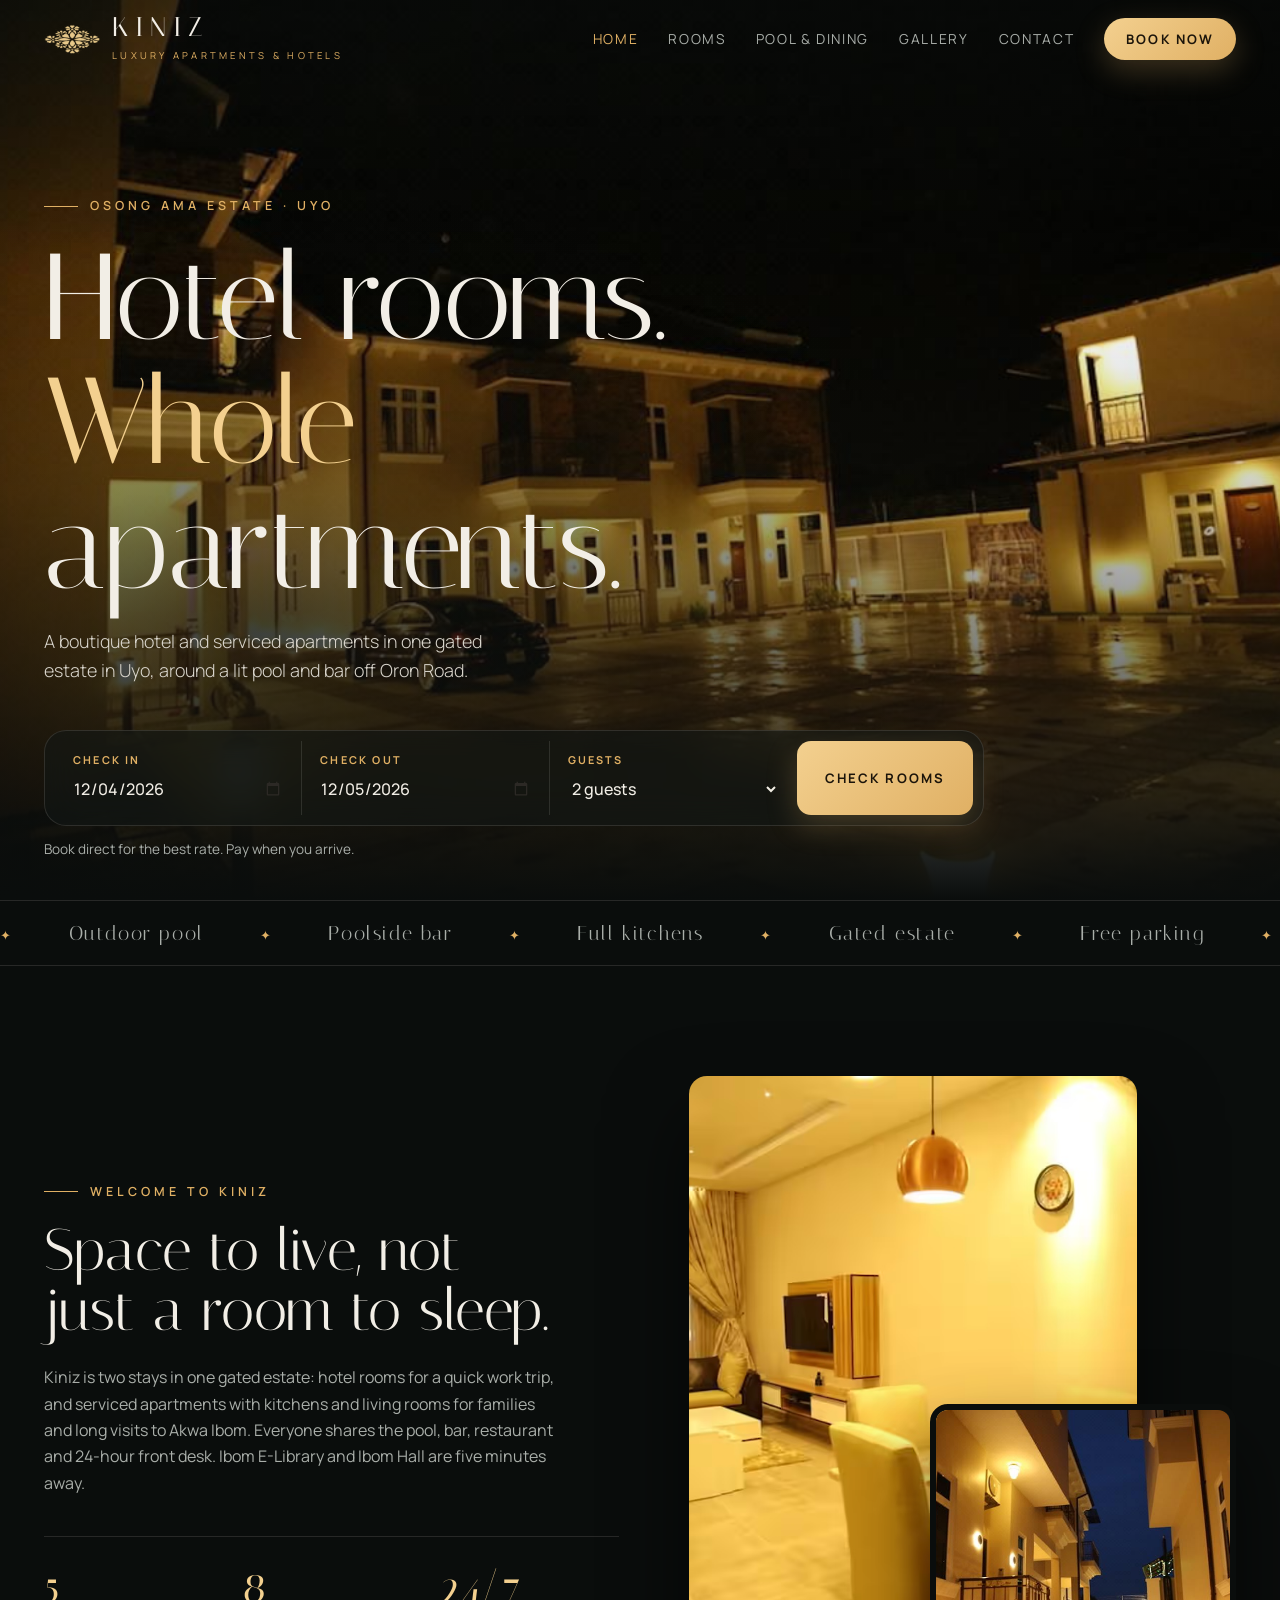
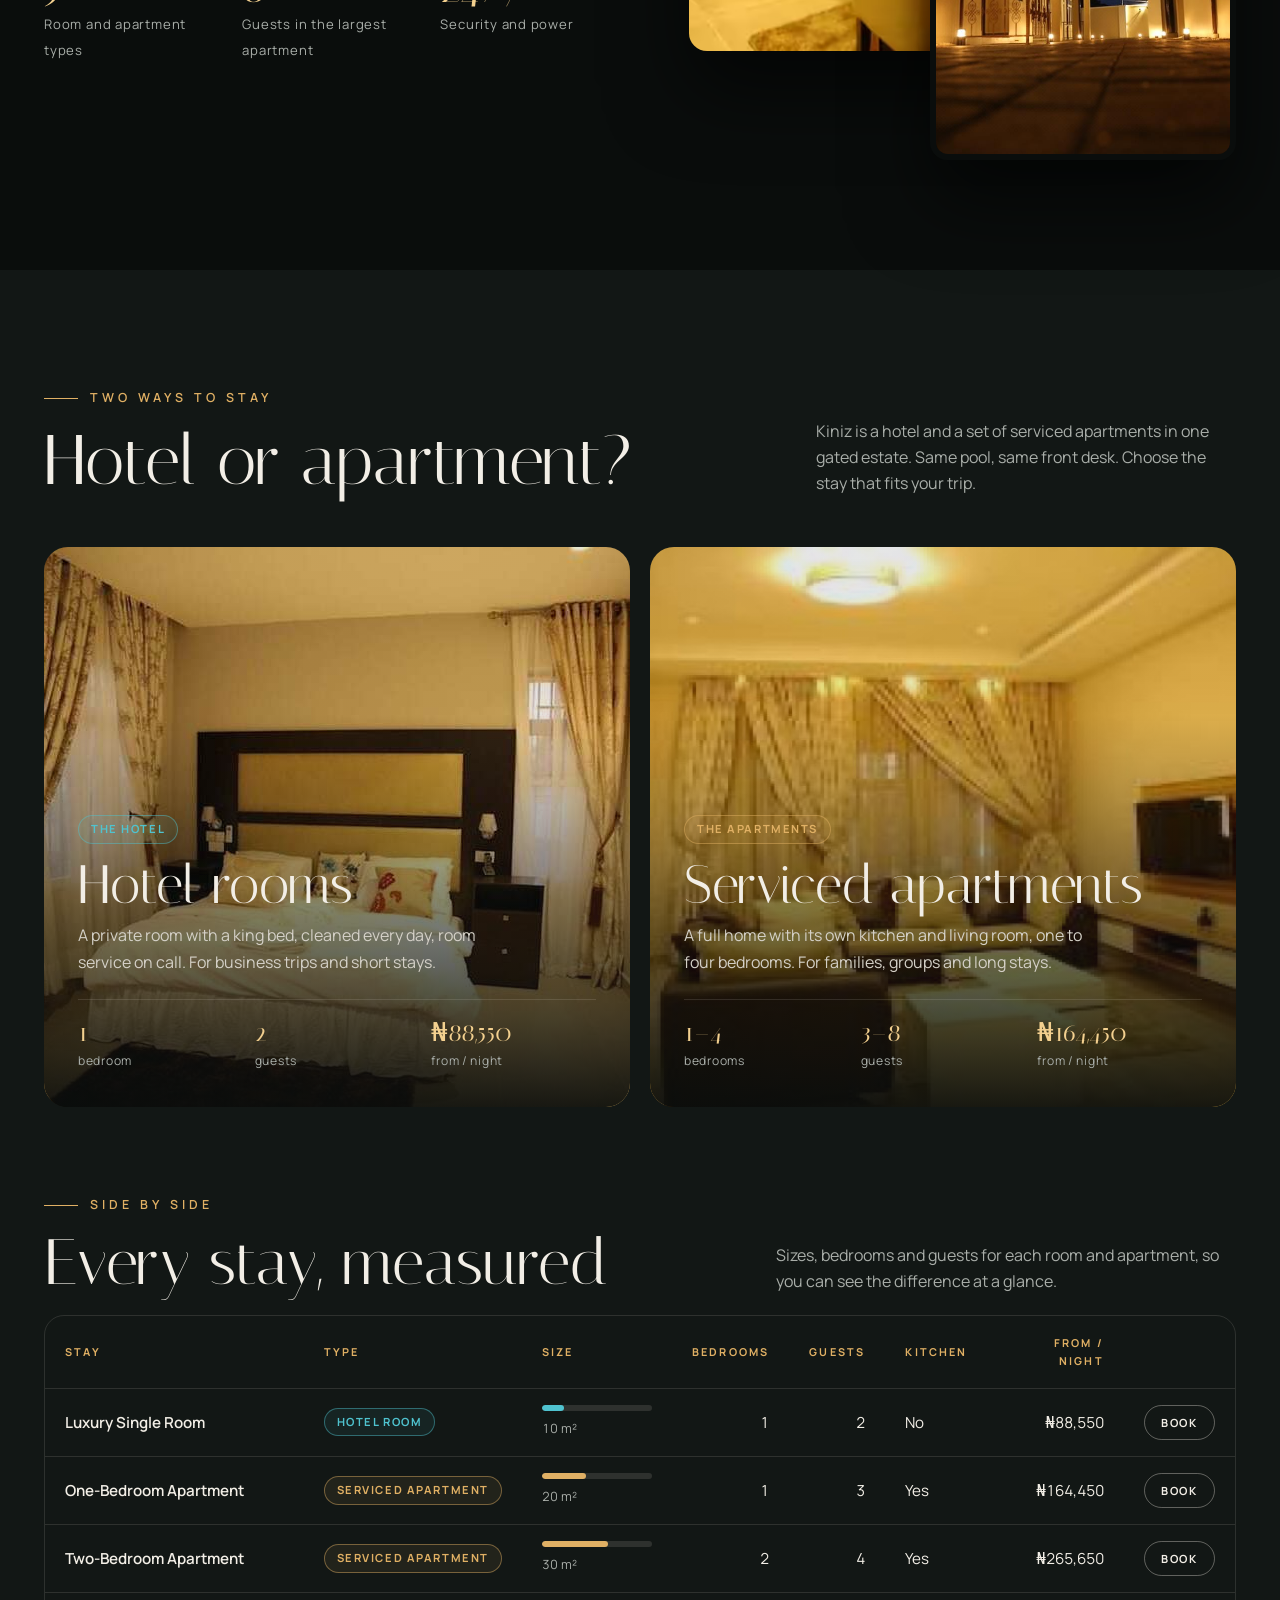
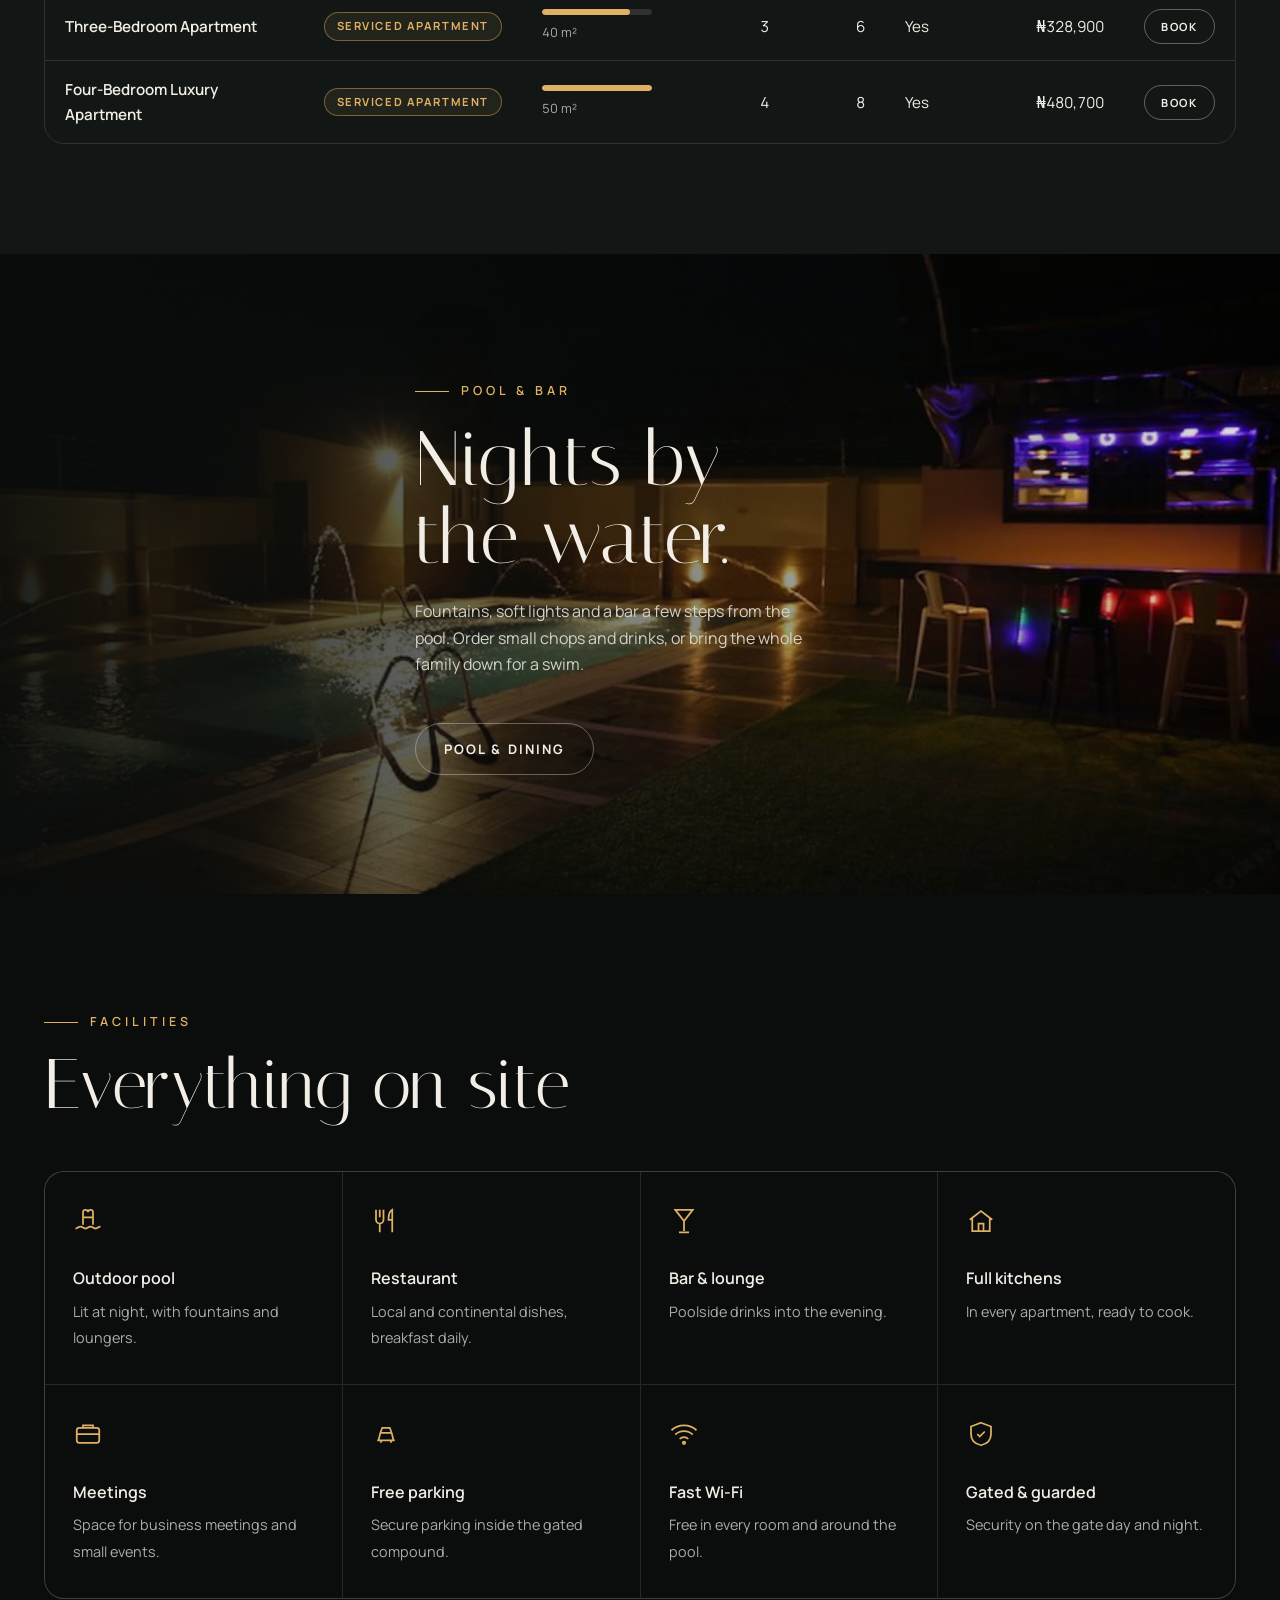
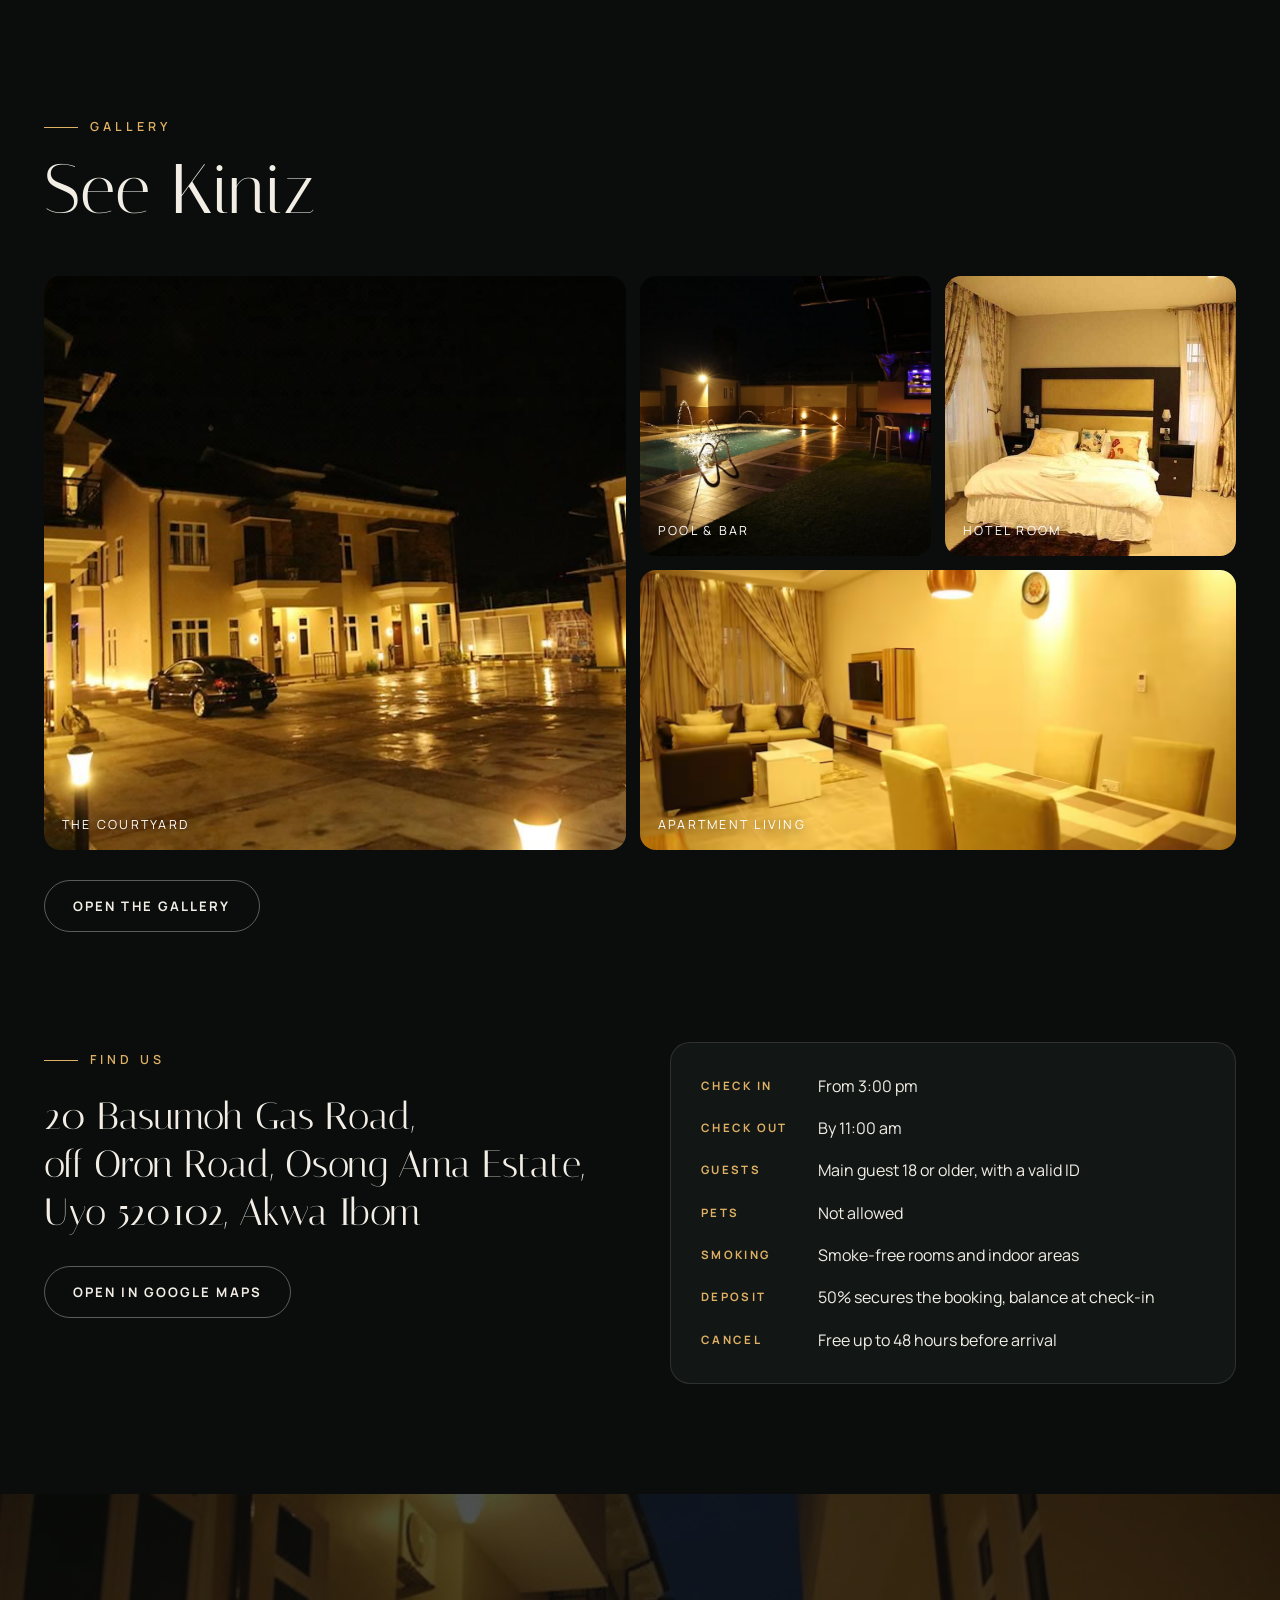
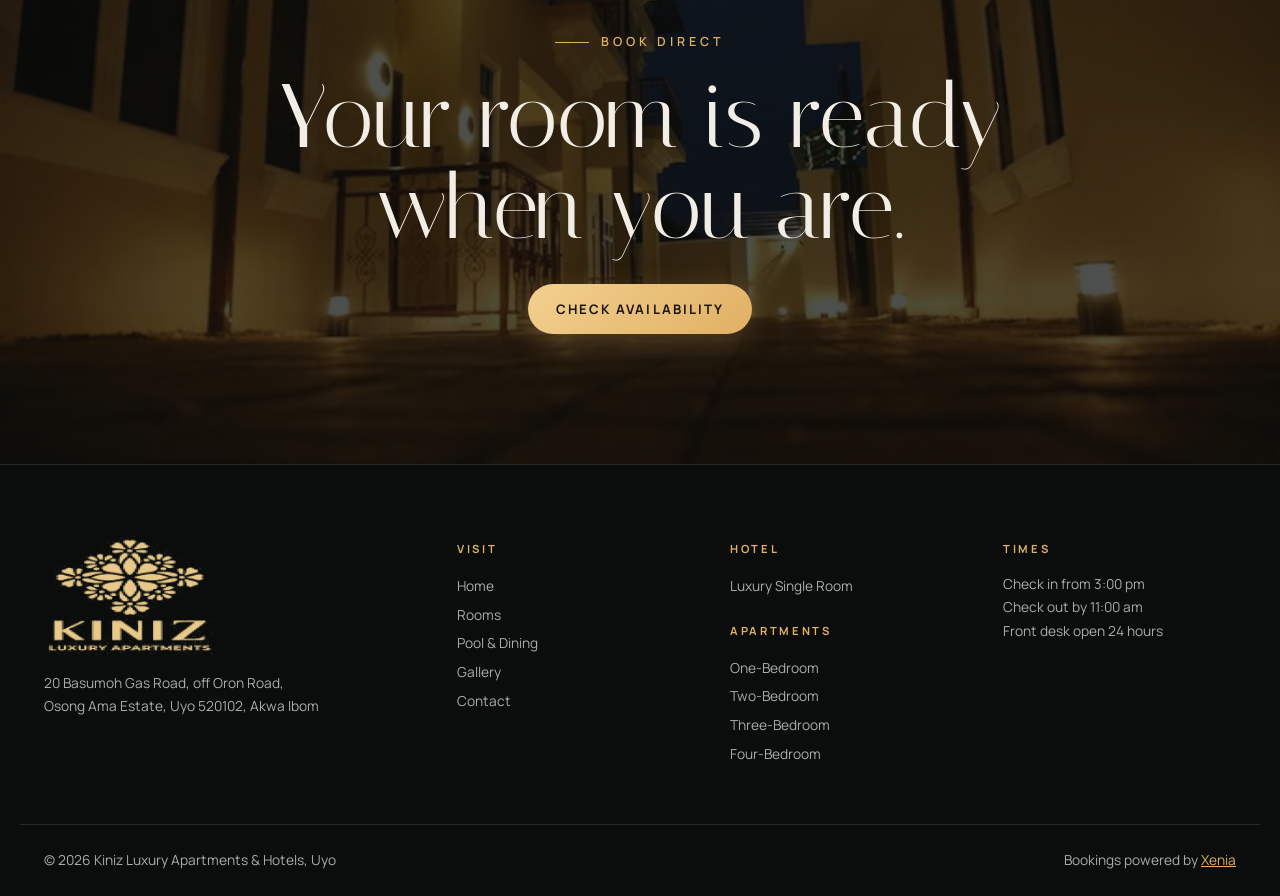
<file: index.html>
<!doctype html>
<html lang="en">
<head>
<meta charset="utf-8">
<meta name="viewport" content="width=device-width, initial-scale=1, viewport-fit=cover">
<title>Kiniz Luxury Apartments &amp; Hotels, Uyo</title>
<meta name="description" content="Luxury serviced apartments, a penthouse and rooms around a lit outdoor pool in Osong Ama Estate, Uyo. Book direct.">
<meta name="robots" content="noindex">
<link rel="preconnect" href="https://fonts.googleapis.com">
<link rel="preconnect" href="https://fonts.gstatic.com" crossorigin>
<link rel="stylesheet" href="https://fonts.googleapis.com/css2?family=Italiana&family=Manrope:wght@300;400;500;600;700&display=swap">
<link rel="stylesheet" href="assets/site.css">
</head>
<body data-page="home">

<main id="top">
  <section class="hero" style="padding:0">
    <div class="bg" role="img" aria-label="The Kiniz courtyard lit at night"></div>
    <div class="wrap hero-in">
      <span class="kicker reveal">Osong Ama Estate · Uyo</span>
      <h1 class="reveal d2">Hotel rooms. <em>Whole</em> apartments.</h1>
      <p class="reveal d3">A boutique hotel and serviced apartments in one gated estate in Uyo, around a lit pool and bar off Oron Road.</p>

      <form class="search reveal d4" id="f-search" novalidate>
        <div class="f"><label for="ci">Check in</label><input id="ci" type="date" required></div>
        <div class="f"><label for="co">Check out</label><input id="co" type="date" required></div>
        <div class="f"><label for="ad">Guests</label>
          <select id="ad"><option value="1">1 guest</option><option value="2" selected>2 guests</option><option value="3">3 guests</option><option value="4">4 guests</option><option value="5">5 guests</option><option value="6">6 guests</option><option value="7">7 guests</option><option value="8">8 guests</option></select>
        </div>
        <button class="btn" type="submit" id="go">Check rooms</button>
      </form>
      <div class="hint" id="m1">Book direct for the best rate. Pay when you arrive.</div>
    </div>
  </section>

  <div class="strip" aria-hidden="true"><div class="strip-in" id="strip"></div></div>

  <section id="about">
    <div class="wrap story">
      <div>
        <span class="kicker">Welcome to Kiniz</span>
        <h2>Space to live, not just a room to sleep.</h2>
        <p>Kiniz is two stays in one gated estate: hotel rooms for a quick work trip, and serviced apartments with kitchens and living rooms for families and long visits to Akwa Ibom. Everyone shares the pool, bar, restaurant and 24-hour front desk. Ibom E-Library and Ibom Hall are five minutes away.</p>
        <div class="nums">
          <div><b>5</b><span>Room and apartment types</span></div>
          <div><b>8</b><span>Guests in the largest apartment</span></div>
          <div><b>24/7</b><span>Security and power</span></div>
        </div>
      </div>
      <div class="stack">
        <img class="a" src="images/apt-4bed.jpg" alt="Living and dining room in a Kiniz apartment" loading="lazy">
        <img class="b" src="images/walkway.jpg" alt="Lamp-lit walkway between apartments" loading="lazy">
      </div>
    </div>
  </section>

  <section class="rooms" id="stay">
    <div class="wrap">
      <div class="head">
        <div><span class="kicker">Two ways to stay</span><h2>Hotel or apartment?</h2></div>
        <p>Kiniz is a hotel and a set of serviced apartments in one gated estate. Same pool, same front desk. Choose the stay that fits your trip.</p>
      </div>
      <div class="doors">
        <a class="door" href="rooms.html#hotel">
          <img src="images/room-single.jpg" alt="Luxury single hotel room with king bed" loading="lazy">
          <div class="in"><span class="pill hotel">The hotel</span><h3>Hotel rooms</h3>
            <p>A private room with a king bed, cleaned every day, room service on call. For business trips and short stays.</p>
            <div class="facts"><div><b>1</b><span>bedroom</span></div><div><b>2</b><span>guests</span></div><div><b data-from="hotel"></b><span>from / night</span></div></div></div>
        </a>
        <a class="door" href="rooms.html#apartments">
          <img src="images/apt-3bed.jpg" alt="Living room of a serviced apartment" loading="lazy">
          <div class="in"><span class="pill apartment">The apartments</span><h3>Serviced apartments</h3>
            <p>A full home with its own kitchen and living room, one to four bedrooms. For families, groups and long stays.</p>
            <div class="facts"><div><b>1–4</b><span>bedrooms</span></div><div><b>3–8</b><span>guests</span></div><div><b data-from="apartment"></b><span>from / night</span></div></div></div>
        </a>
      </div>
      <div class="sect-head" style="padding-top:80px"><div><span class="kicker">Side by side</span><h2>Every stay, measured</h2></div><p>Sizes, bedrooms and guests for each room and apartment, so you can see the difference at a glance.</p></div>
      <div class="tablewrap" id="compare"></div>
    </div>
  </section>

  <section class="feature" id="pool">
    <div class="bg" role="img" aria-label="The Kiniz pool with fountains and the bar at night"></div>
    <div class="wrap">
      <span class="kicker">Pool &amp; bar</span>
      <h2>Nights by the water.</h2>
      <p>Fountains, soft lights and a bar a few steps from the pool. Order small chops and drinks, or bring the whole family down for a swim.</p>
      <a class="btn line" href="dining.html" style="margin-top:30px">Pool &amp; dining</a>
    </div>
  </section>

  <section>
    <div class="wrap">
      <div class="head">
        <div><span class="kicker">Facilities</span><h2>Everything on site</h2></div>
      </div>
      <div class="amen">
        <div><svg viewBox="0 0 24 24"><path d="M2 18c2 0 2-1.5 4-1.5S8 18 10 18s2-1.5 4-1.5 2 1.5 4 1.5 2-1.5 4-1.5M8 15V5a2 2 0 0 1 4 0M16 15V5a2 2 0 0 0-4 0M8 9h8"/></svg><b>Outdoor pool</b><span>Lit at night, with fountains and loungers.</span></div>
        <div><svg viewBox="0 0 24 24"><path d="M4 3v8a3 3 0 0 0 3 3v7M7 3v6M10 3v8a3 3 0 0 1-3 3M17 21V3c-2 1-3 4-3 8h3"/></svg><b>Restaurant</b><span>Local and continental dishes, breakfast daily.</span></div>
        <div><svg viewBox="0 0 24 24"><path d="M5 3h14l-7 9zM12 12v8M8 21h8"/></svg><b>Bar &amp; lounge</b><span>Poolside drinks into the evening.</span></div>
        <div><svg viewBox="0 0 24 24"><path d="M3 11l9-7 9 7M5 10v10h14V10M10 20v-6h4v6"/></svg><b>Full kitchens</b><span>In every apartment, ready to cook.</span></div>
        <div><svg viewBox="0 0 24 24"><rect x="3" y="7" width="18" height="12" rx="2"/><path d="M8 7V5h8v2M3 12h18"/></svg><b>Meetings</b><span>Space for business meetings and small events.</span></div>
        <div><svg viewBox="0 0 24 24"><path d="M5 17h14M6 17l1.5-6h9L18 17M8 17v2M16 17v2M7.5 11 9 7h6l1.5 4"/></svg><b>Free parking</b><span>Secure parking inside the gated compound.</span></div>
        <div><svg viewBox="0 0 24 24"><path d="M2 9a15 15 0 0 1 20 0M5 12.5a10 10 0 0 1 14 0M8.5 16a5 5 0 0 1 7 0"/><circle cx="12" cy="19" r="1"/></svg><b>Fast Wi-Fi</b><span>Free in every room and around the pool.</span></div>
        <div><svg viewBox="0 0 24 24"><path d="M12 3l8 3v6c0 5-3.5 8-8 9-4.5-1-8-4-8-9V6z"/><path d="M9 12l2 2 4-4"/></svg><b>Gated &amp; guarded</b><span>Security on the gate day and night.</span></div>
      </div>
    </div>
  </section>

  <section id="gallery" style="padding-top:0">
    <div class="wrap">
      <div class="head"><div><span class="kicker">Gallery</span><h2>See Kiniz</h2></div></div>
      <div class="gallery">
        <figure><img src="images/courtyard.jpg" alt="Courtyard and apartments at night" loading="lazy"><figcaption>The courtyard</figcaption></figure>
        <figure><img src="images/pool.jpg" alt="Pool and bar" loading="lazy"><figcaption>Pool &amp; bar</figcaption></figure>
        <figure><img src="images/room-single.jpg" alt="Hotel room" loading="lazy"><figcaption>Hotel room</figcaption></figure>
        <figure><img src="images/apt-4bed.jpg" alt="Apartment living and dining" loading="lazy"><figcaption>Apartment living</figcaption></figure>
      </div>
      <a class="btn line" href="gallery.html" style="margin-top:30px">Open the gallery</a>
    </div>
  </section>

  <section id="location" style="padding-top:0">
    <div class="wrap loc">
      <div>
        <span class="kicker">Find us</span>
        <address>20 Basumoh Gas Road,<br>off Oron Road, Osong Ama Estate,<br>Uyo 520102, Akwa Ibom</address>
        <a class="btn line" href="https://www.google.com/maps/search/?api=1&query=Kiniz+Apartments+%26+Hotel+Uyo" target="_blank" rel="noopener">Open in Google Maps</a>
      </div>
      <dl>
        <dt>Check in</dt><dd>From 3:00 pm</dd>
        <dt>Check out</dt><dd>By 11:00 am</dd>
        <dt>Guests</dt><dd>Main guest 18 or older, with a valid ID</dd>
        <dt>Pets</dt><dd>Not allowed</dd>
        <dt>Smoking</dt><dd>Smoke-free rooms and indoor areas</dd>
        <dt>Deposit</dt><dd>50% secures the booking, balance at check-in</dd>
          <dt>Cancel</dt><dd>Free up to 48 hours before arrival</dd>
      </dl>
    </div>
  </section>

  <section class="cta">
    <div class="bg"></div>
    <div class="wrap">
      <span class="kicker">Book direct</span>
      <h2>Your room is ready when you are.</h2>
      <button class="btn" data-open>Check availability</button>
    </div>
  </section>
</main>

<script src="assets/site.js"></script>
</body>
</html>
</file>
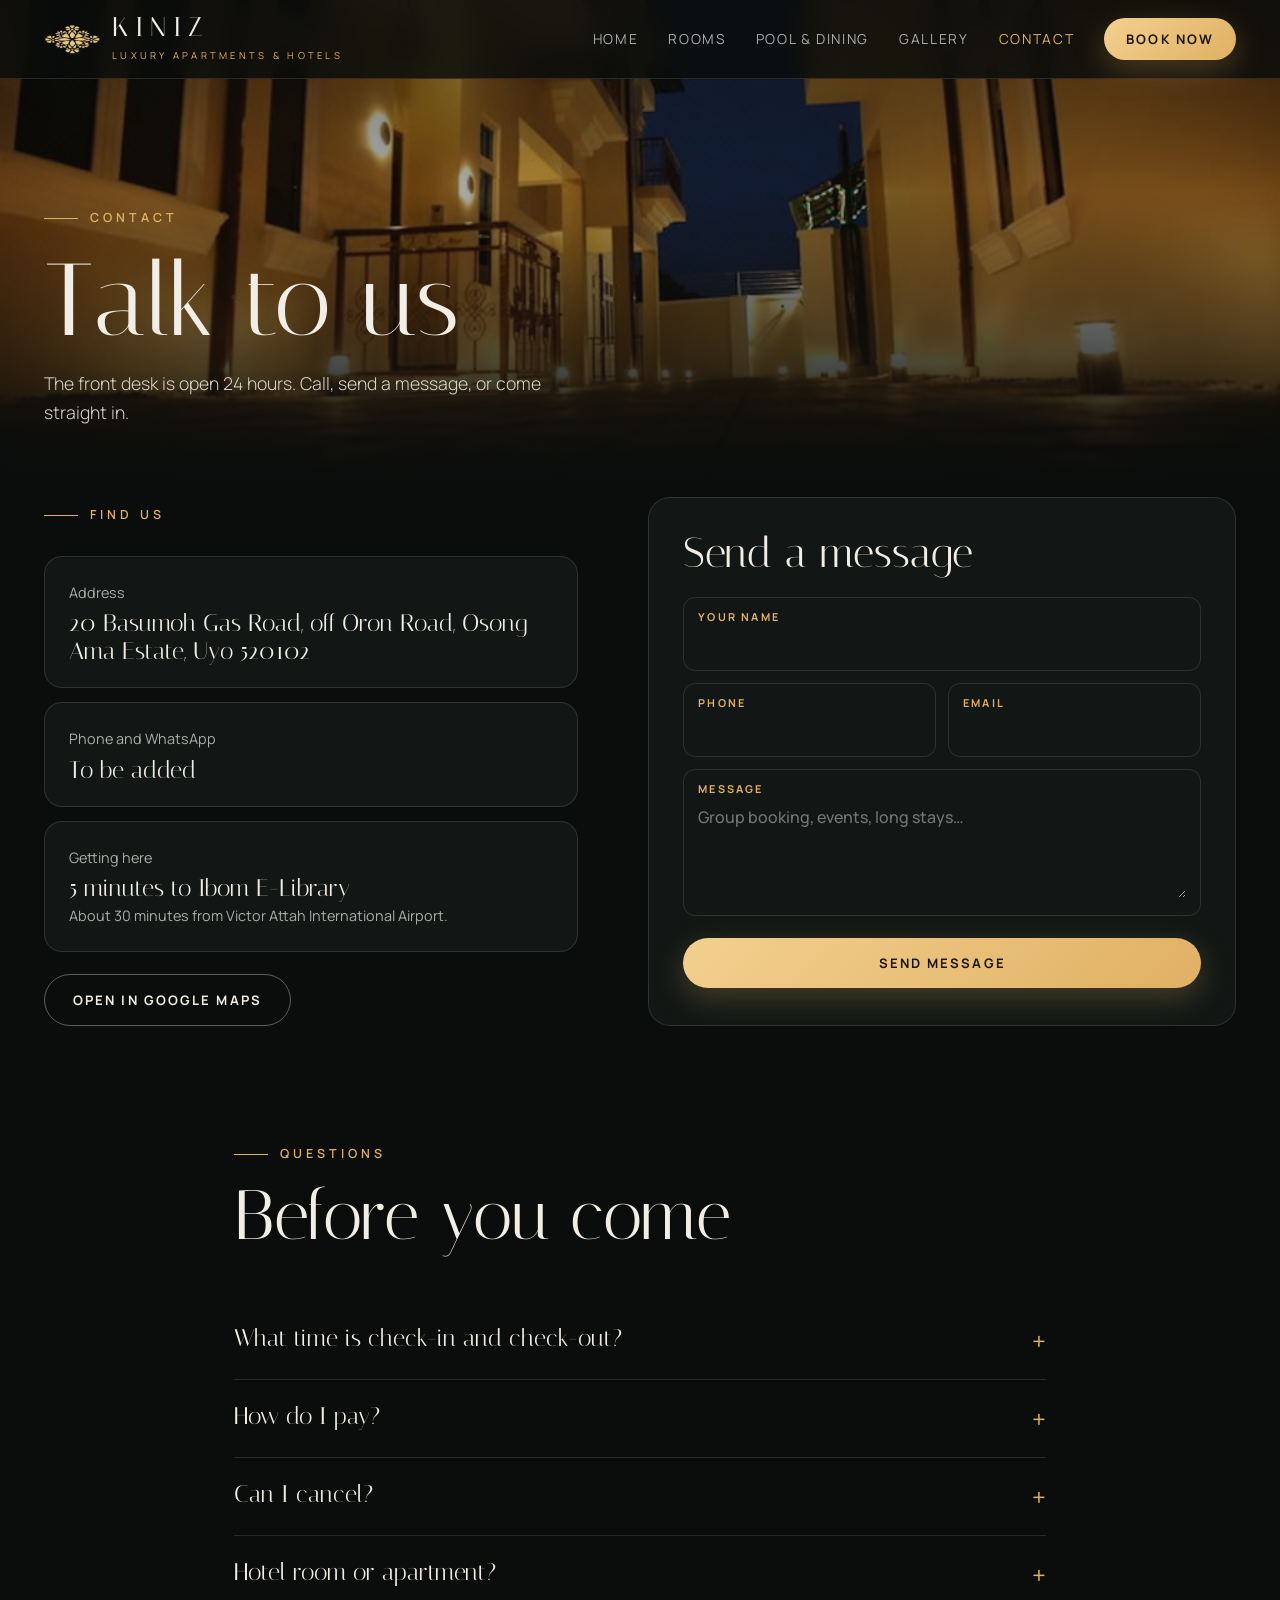
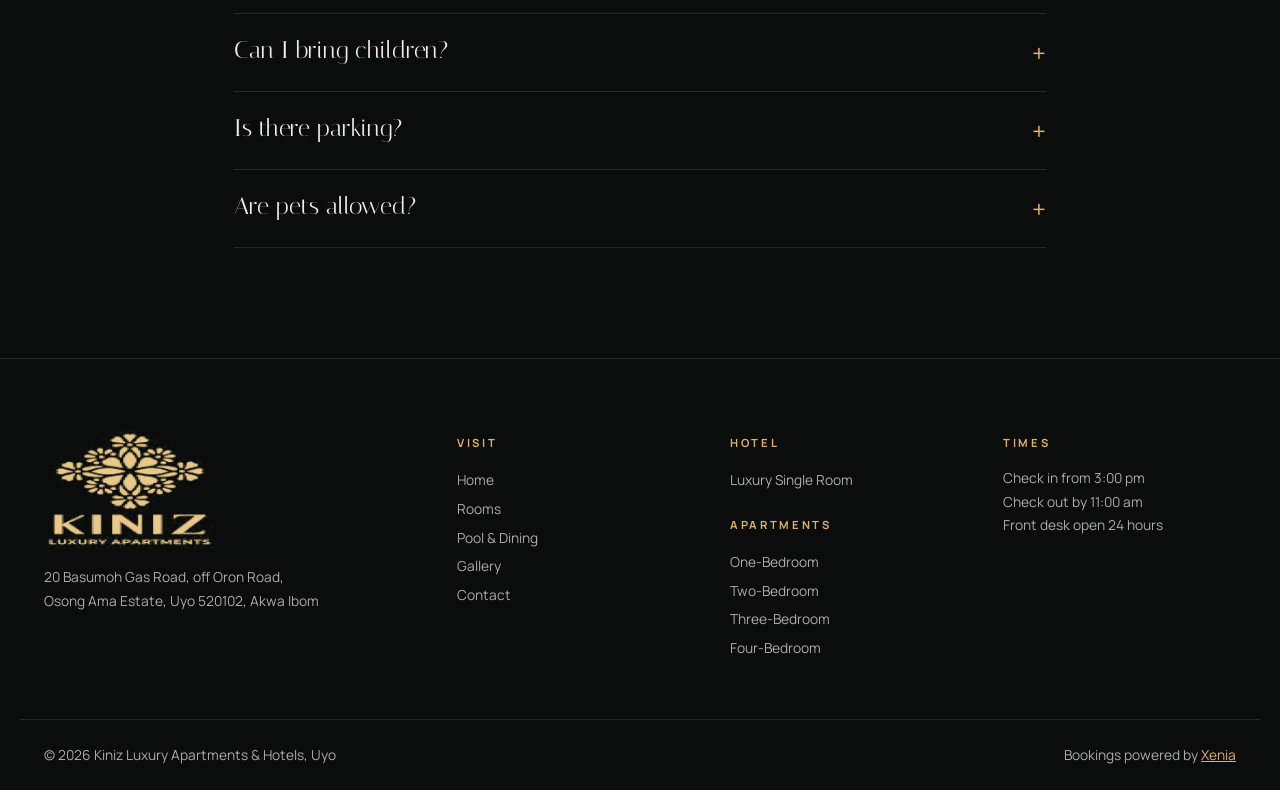
<file: contact.html>
<!doctype html>
<html lang="en">
<head>
<meta charset="utf-8">
<meta name="viewport" content="width=device-width, initial-scale=1, viewport-fit=cover">
<title>Contact · Kiniz Luxury Apartments &amp; Hotels, Uyo</title>
<meta name="description" content="Address, directions and contact for Kiniz Apartments & Hotel, Uyo.">
<meta name="robots" content="noindex">
<link rel="preconnect" href="https://fonts.googleapis.com">
<link rel="preconnect" href="https://fonts.gstatic.com" crossorigin>
<link rel="stylesheet" href="https://fonts.googleapis.com/css2?family=Italiana&family=Manrope:wght@300;400;500;600;700&display=swap">
<link rel="stylesheet" href="assets/site.css">
</head>
<body data-page="contact">
<main>
  <section class="phero" style="padding-bottom:50px">
    <div class="bg" style="background-image:url(images/walkway.jpg)"></div>
    <div class="wrap"><span class="kicker">Contact</span><h1>Talk to us</h1><p>The front desk is open 24 hours. Call, send a message, or come straight in.</p></div>
  </section>
  <section style="padding-top:20px">
    <div class="wrap contact">
      <div>
        <span class="kicker">Find us</span>
        <div class="cards">
          <div><span>Address</span><b>20 Basumoh Gas Road, off Oron Road, Osong Ama Estate, Uyo 520102</b></div>
          <div><span>Phone and WhatsApp</span><b>To be added</b></div>
          <div><span>Getting here</span><b>5 minutes to Ibom E-Library</b><span>About 30 minutes from Victor Attah International Airport.</span></div>
        </div>
        <a class="btn line" style="margin-top:22px" href="https://www.google.com/maps/search/?api=1&query=Kiniz+Apartments+%26+Hotel+Uyo" target="_blank" rel="noopener">Open in Google Maps</a>
      </div>
      <form class="cform" id="f-contact" novalidate>
        <h2>Send a message</h2>
        <div class="fld"><label for="cn">Your name</label><input id="cn" autocomplete="name"></div>
        <div class="two">
          <div class="fld"><label for="cp">Phone</label><input id="cp" type="tel" autocomplete="tel"></div>
          <div class="fld"><label for="ce">Email</label><input id="ce" type="email" autocomplete="email"></div>
        </div>
        <div class="fld"><label for="cm">Message</label><textarea id="cm" rows="4" placeholder="Group booking, events, long stays…"></textarea></div>
        <button class="btn" type="submit">Send message</button>
        <div id="m-contact"></div>
      </form>
    </div>
  </section>
  <section style="padding-top:0">
    <div class="wrap faq">
      <div class="head"><div><span class="kicker">Questions</span><h2>Before you come</h2></div></div>
      <details><summary>What time is check-in and check-out?</summary><p>Check in from 3:00 pm and check out by 11:00 am. Early check-in and late check-out depend on availability and may cost extra.</p></details>
      <details><summary>How do I pay?</summary><p>A 50% deposit secures your booking. Pay the rest at check-in by card, bank transfer or cash.</p></details>
      <details><summary>Can I cancel?</summary><p>Free up to 48 hours before arrival. After that, or if you do not arrive, the first night is charged.</p></details>
      <details><summary>Hotel room or apartment?</summary><p>Hotel rooms are private rooms, cleaned daily, with no kitchen. Apartments are whole homes with a kitchen and living room, one to four bedrooms. Both share the pool, bar and front desk.</p></details>
            <details><summary>Can I bring children?</summary><p>Yes. The apartments and penthouse are built for families. The main guest must be 18 or older.</p></details>
      <details><summary>Is there parking?</summary><p>Free, secure parking inside the gated compound.</p></details>
      <details><summary>Are pets allowed?</summary><p>Sorry, pets are not allowed.</p></details>
    </div>
  </section>
</main>
<script src="assets/site.js"></script>
</body>
</html>
</file>
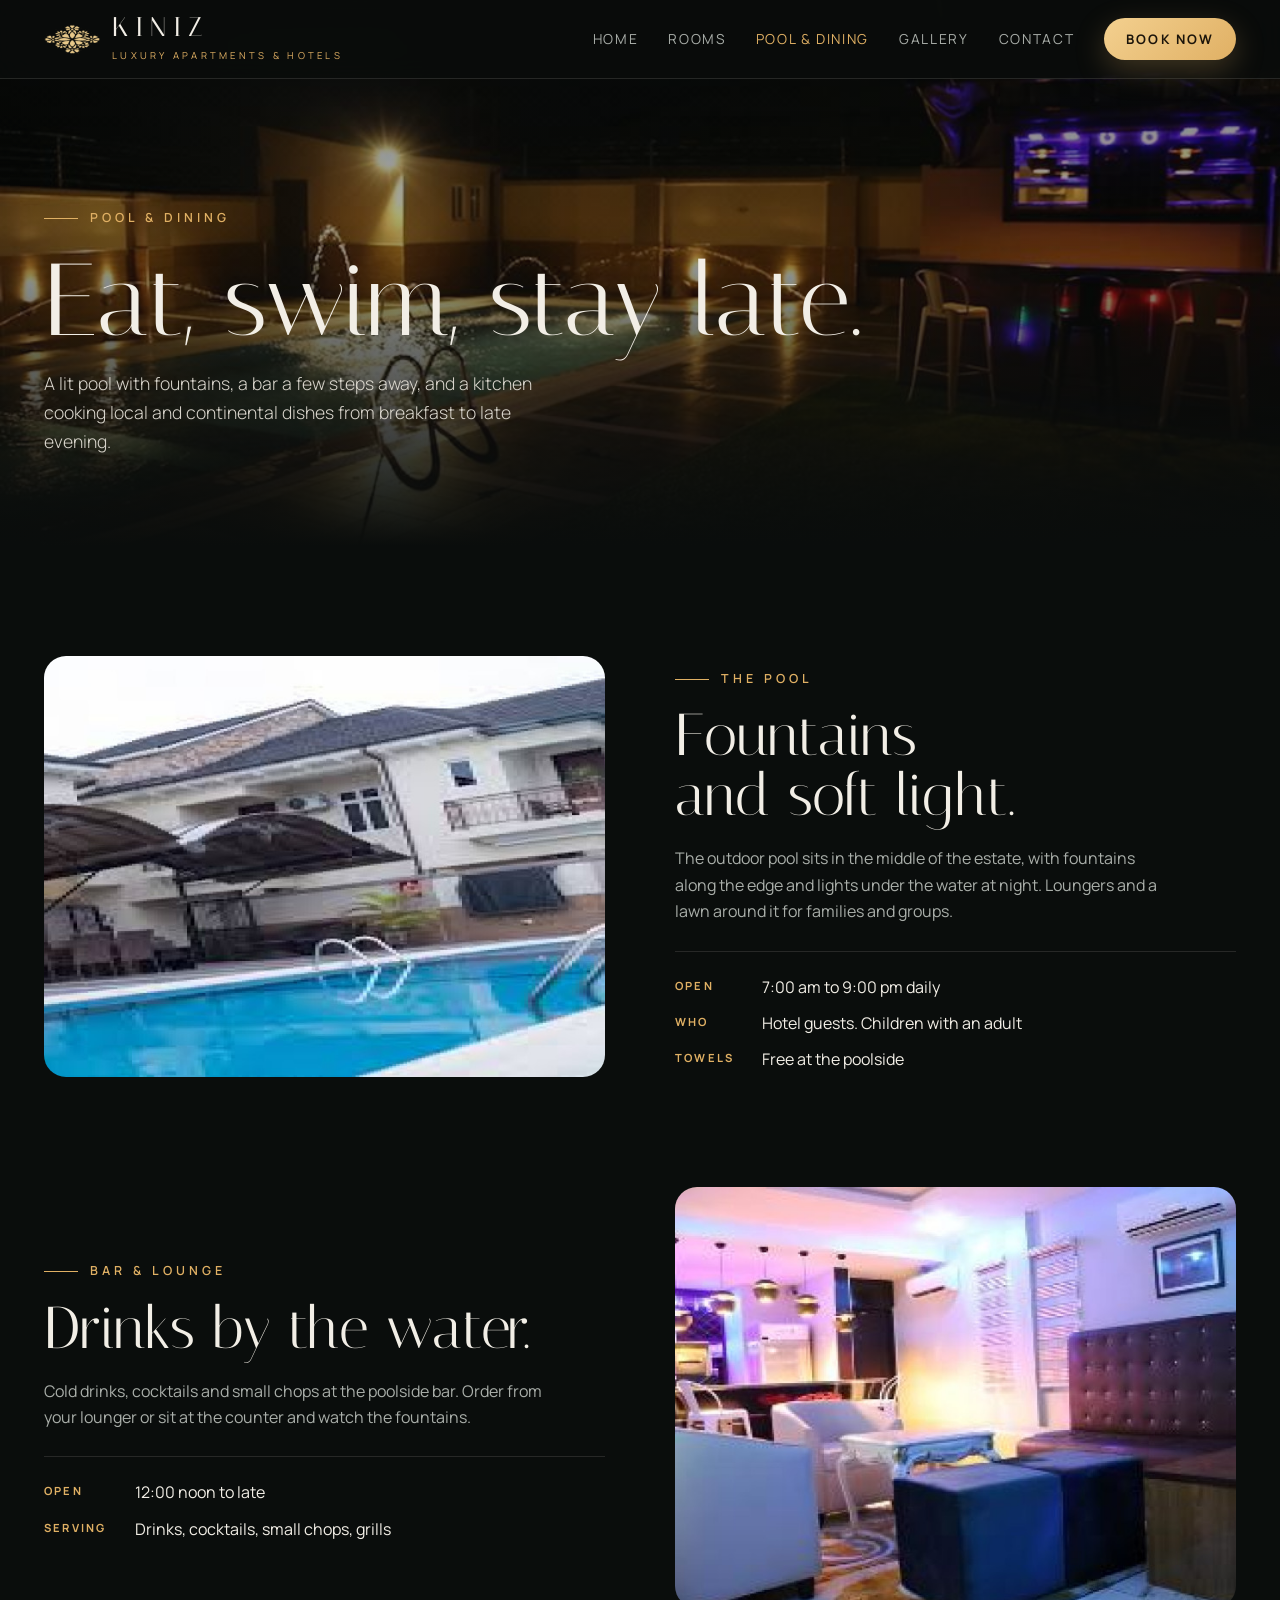
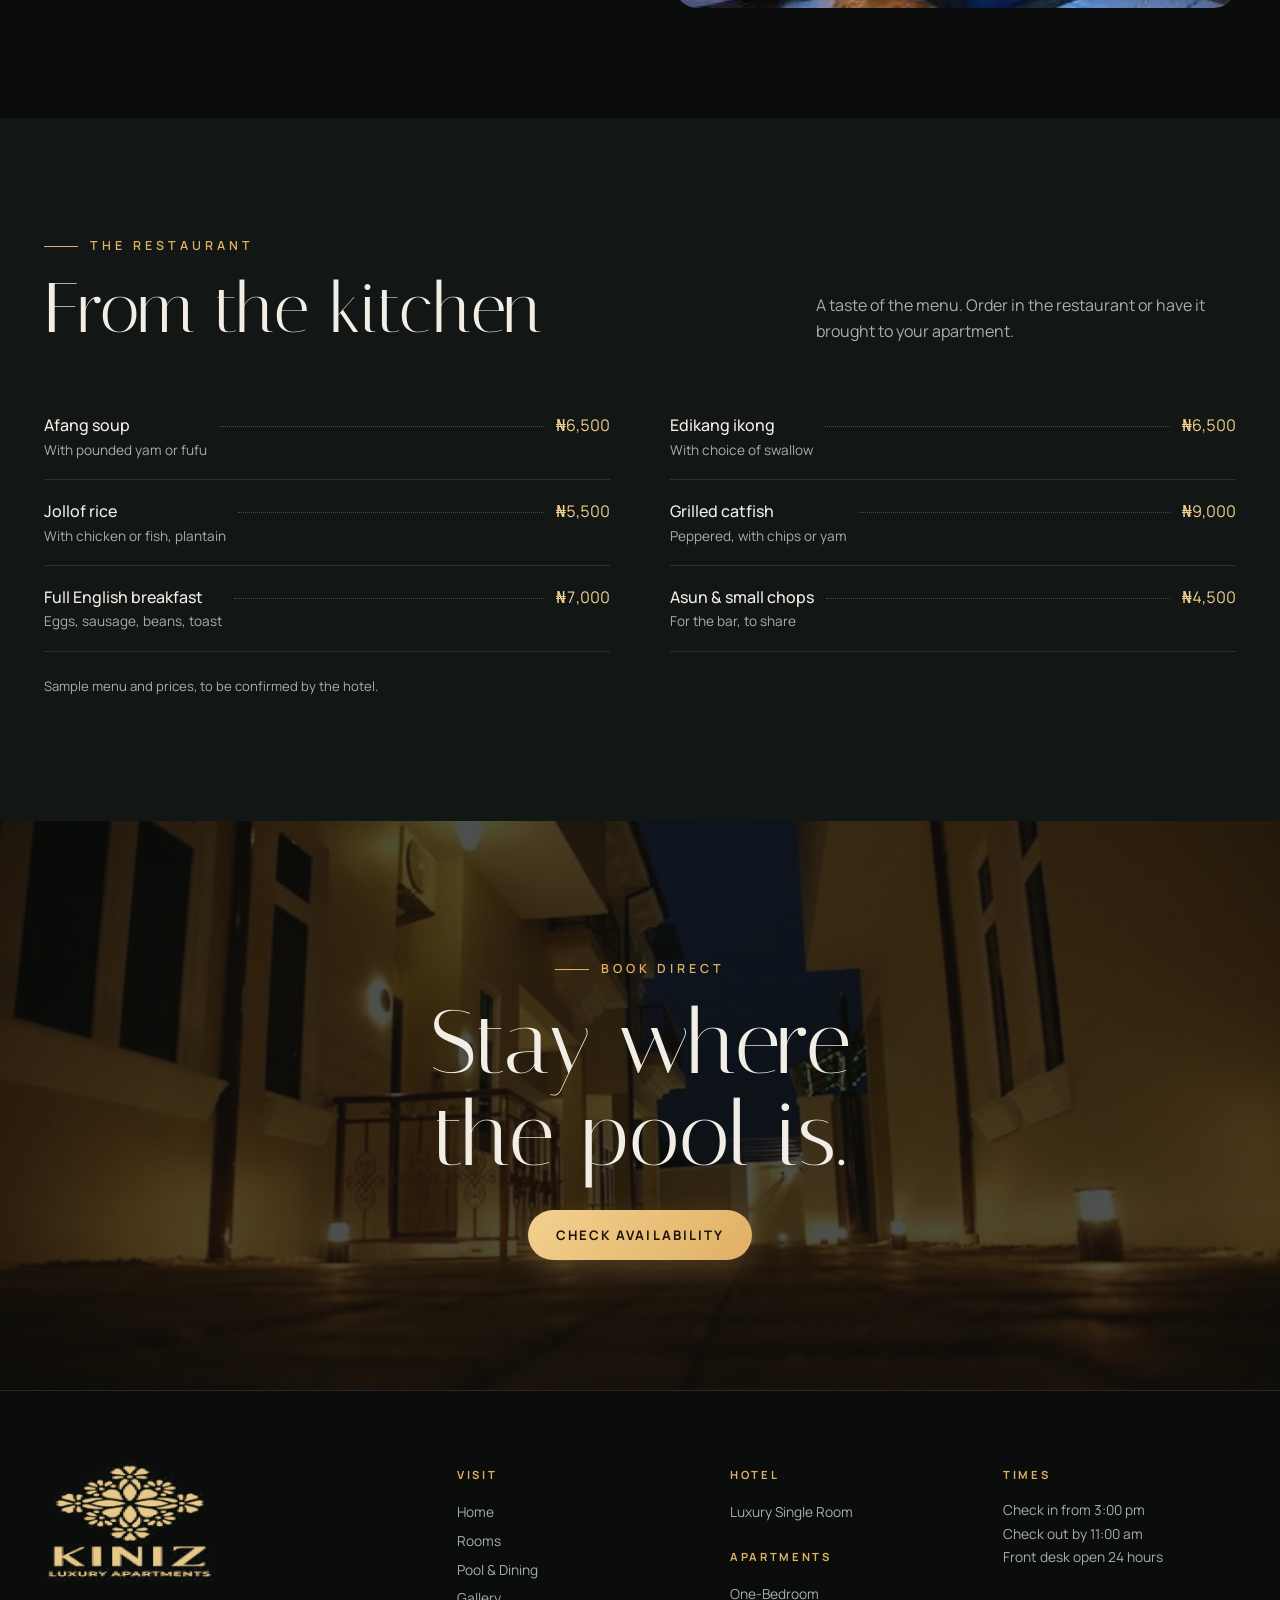
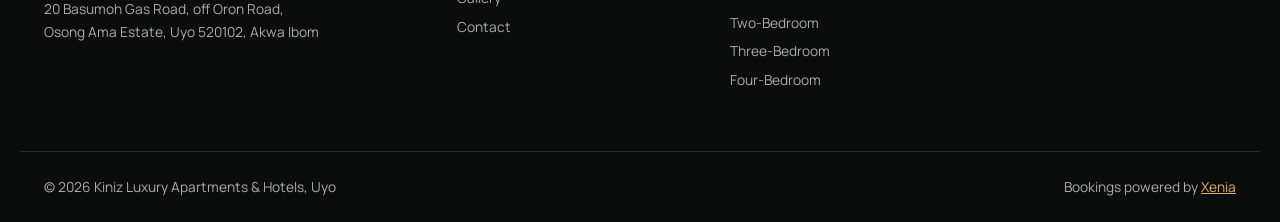
<file: dining.html>
<!doctype html>
<html lang="en">
<head>
<meta charset="utf-8">
<meta name="viewport" content="width=device-width, initial-scale=1, viewport-fit=cover">
<title>Pool & Dining · Kiniz Luxury Apartments &amp; Hotels, Uyo</title>
<meta name="description" content="The pool, poolside bar and restaurant at Kiniz Apartments & Hotel, Uyo.">
<meta name="robots" content="noindex">
<link rel="preconnect" href="https://fonts.googleapis.com">
<link rel="preconnect" href="https://fonts.gstatic.com" crossorigin>
<link rel="stylesheet" href="https://fonts.googleapis.com/css2?family=Italiana&family=Manrope:wght@300;400;500;600;700&display=swap">
<link rel="stylesheet" href="assets/site.css">
</head>
<body data-page="dining">
<main>
  <section class="phero">
    <div class="bg" style="background-image:url(images/pool.jpg)"></div>
    <div class="wrap">
      <span class="kicker">Pool &amp; dining</span>
      <h1>Eat, swim, stay late.</h1>
      <p>A lit pool with fountains, a bar a few steps away, and a kitchen cooking local and continental dishes from breakfast to late evening.</p>
    </div>
  </section>
  <section>
    <div class="wrap split">
      <img src="images/pool-day.jpg" alt="The Kiniz pool by day" loading="lazy">
      <div>
        <span class="kicker">The pool</span>
        <h2>Fountains and soft light.</h2>
        <p>The outdoor pool sits in the middle of the estate, with fountains along the edge and lights under the water at night. Loungers and a lawn around it for families and groups.</p>
        <dl class="hours"><dt>Open</dt><dd>7:00 am to 9:00 pm daily</dd><dt>Who</dt><dd>Hotel guests. Children with an adult</dd><dt>Towels</dt><dd>Free at the poolside</dd></dl>
      </div>
    </div>
  </section>
  <section style="padding-top:0">
    <div class="wrap split flip">
      <img src="images/lounge.jpg" alt="The Kiniz lounge" loading="lazy">
      <div>
        <span class="kicker">Bar &amp; lounge</span>
        <h2>Drinks by the water.</h2>
        <p>Cold drinks, cocktails and small chops at the poolside bar. Order from your lounger or sit at the counter and watch the fountains.</p>
        <dl class="hours"><dt>Open</dt><dd>12:00 noon to late</dd><dt>Serving</dt><dd>Drinks, cocktails, small chops, grills</dd></dl>
      </div>
    </div>
  </section>
  <section class="rooms">
    <div class="wrap">
      <div class="head">
        <div><span class="kicker">The restaurant</span><h2>From the kitchen</h2></div>
        <p>A taste of the menu. Order in the restaurant or have it brought to your apartment.</p>
      </div>
      <div class="menu-list">
        <div class="dish"><div><b>Afang soup</b><small>With pounded yam or fufu</small></div><span class="dots"></span><em>₦6,500</em></div>
        <div class="dish"><div><b>Edikang ikong</b><small>With choice of swallow</small></div><span class="dots"></span><em>₦6,500</em></div>
        <div class="dish"><div><b>Jollof rice</b><small>With chicken or fish, plantain</small></div><span class="dots"></span><em>₦5,500</em></div>
        <div class="dish"><div><b>Grilled catfish</b><small>Peppered, with chips or yam</small></div><span class="dots"></span><em>₦9,000</em></div>
        <div class="dish"><div><b>Full English breakfast</b><small>Eggs, sausage, beans, toast</small></div><span class="dots"></span><em>₦7,000</em></div>
        <div class="dish"><div><b>Asun &amp; small chops</b><small>For the bar, to share</small></div><span class="dots"></span><em>₦4,500</em></div>
      </div>
      <p class="note" style="margin-top:24px">Sample menu and prices, to be confirmed by the hotel.</p>
    </div>
  </section>
  <section class="cta">
    <div class="bg"></div>
    <div class="wrap"><span class="kicker">Book direct</span><h2>Stay where the pool is.</h2><button class="btn" data-open>Check availability</button></div>
  </section>
</main>
<script src="assets/site.js"></script>
</body>
</html>
</file>
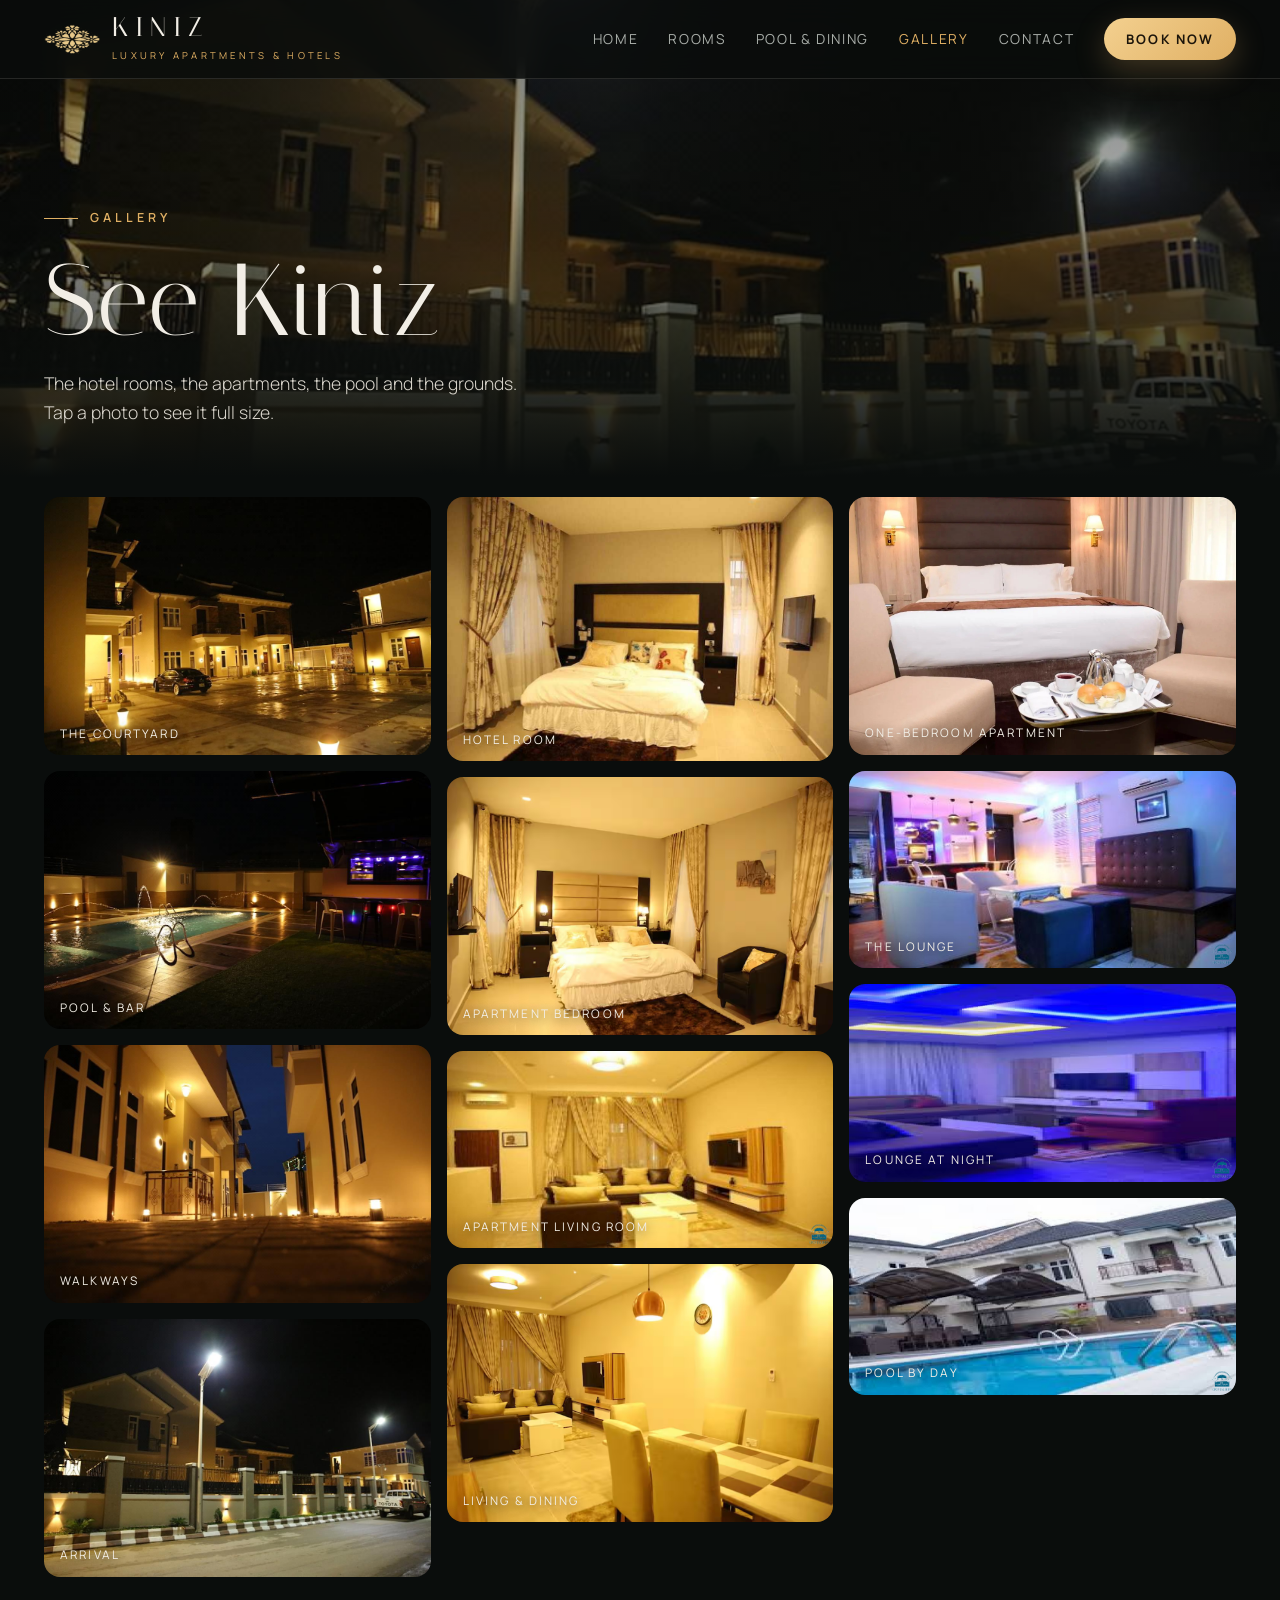
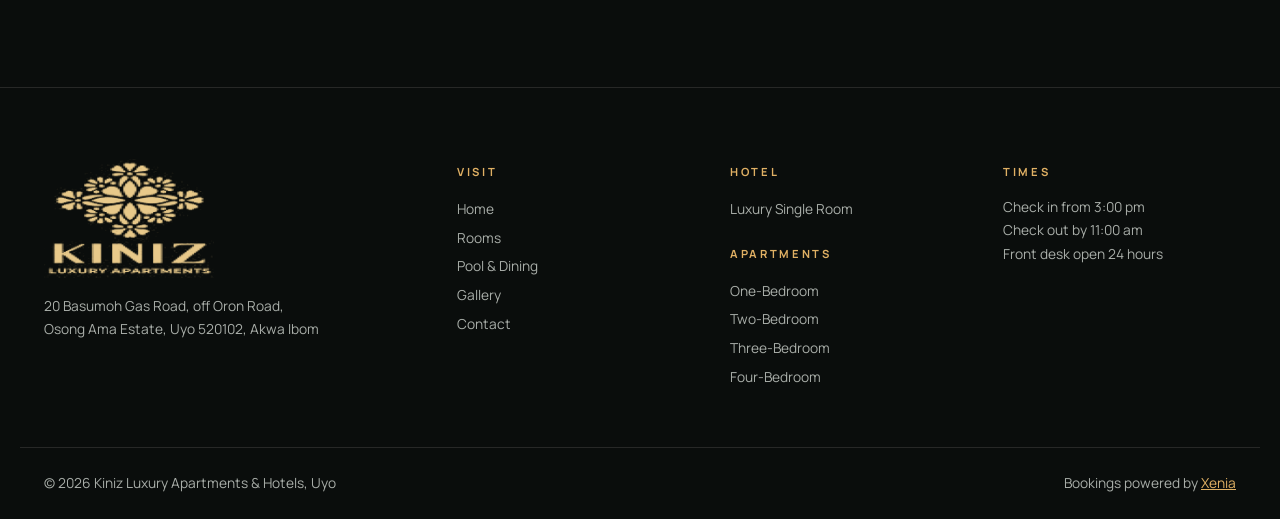
<file: gallery.html>
<!doctype html>
<html lang="en">
<head>
<meta charset="utf-8">
<meta name="viewport" content="width=device-width, initial-scale=1, viewport-fit=cover">
<title>Gallery · Kiniz Luxury Apartments &amp; Hotels, Uyo</title>
<meta name="description" content="Photos of Kiniz Apartments & Hotel in Uyo: courtyard, pool, bar and grounds.">
<meta name="robots" content="noindex">
<link rel="preconnect" href="https://fonts.googleapis.com">
<link rel="preconnect" href="https://fonts.gstatic.com" crossorigin>
<link rel="stylesheet" href="https://fonts.googleapis.com/css2?family=Italiana&family=Manrope:wght@300;400;500;600;700&display=swap">
<link rel="stylesheet" href="assets/site.css">
</head>
<body data-page="gallery">
<main>
  <section class="phero" style="padding-bottom:50px">
    <div class="bg" style="background-image:url(images/street.jpg)"></div>
    <div class="wrap"><span class="kicker">Gallery</span><h1>See Kiniz</h1><p>The hotel rooms, the apartments, the pool and the grounds. Tap a photo to see it full size.</p></div>
  </section>
  <section style="padding-top:20px">
    <div class="wrap masonry">
      <figure data-zoom><img src="images/courtyard.jpg" alt="Courtyard and apartments at night"><figcaption>The courtyard</figcaption></figure>
      <figure data-zoom><img src="images/pool.jpg" alt="Pool with fountains and the bar"><figcaption>Pool &amp; bar</figcaption></figure>
      <figure data-zoom><img src="images/walkway.jpg" alt="Walkway with ground lamps"><figcaption>Walkways</figcaption></figure>
      <figure data-zoom><img src="images/street.jpg" alt="The Kiniz gate and buildings from the street"><figcaption>Arrival</figcaption></figure>
      <figure data-zoom><img src="images/room-single.jpg" alt="Luxury single hotel room"><figcaption>Hotel room</figcaption></figure>
      <figure data-zoom><img src="images/apt-2bed.jpg" alt="Apartment bedroom"><figcaption>Apartment bedroom</figcaption></figure>
      <figure data-zoom><img src="images/apt-3bed.jpg" alt="Apartment living room"><figcaption>Apartment living room</figcaption></figure>
      <figure data-zoom><img src="images/apt-4bed.jpg" alt="Apartment living and dining"><figcaption>Living &amp; dining</figcaption></figure>
      <figure data-zoom><img src="images/apt-1bed.jpg" alt="One-bedroom apartment"><figcaption>One-bedroom apartment</figcaption></figure>
      <figure data-zoom><img src="images/lounge.jpg" alt="Lounge"><figcaption>The lounge</figcaption></figure>
      <figure data-zoom><img src="images/lounge-blue.jpg" alt="Penthouse lounge"><figcaption>Lounge at night</figcaption></figure>
      <figure data-zoom><img src="images/pool-day.jpg" alt="The pool by day"><figcaption>Pool by day</figcaption></figure>
    </div>
    
  </section>
</main>
<script src="assets/site.js"></script>
</body>
</html>
</file>
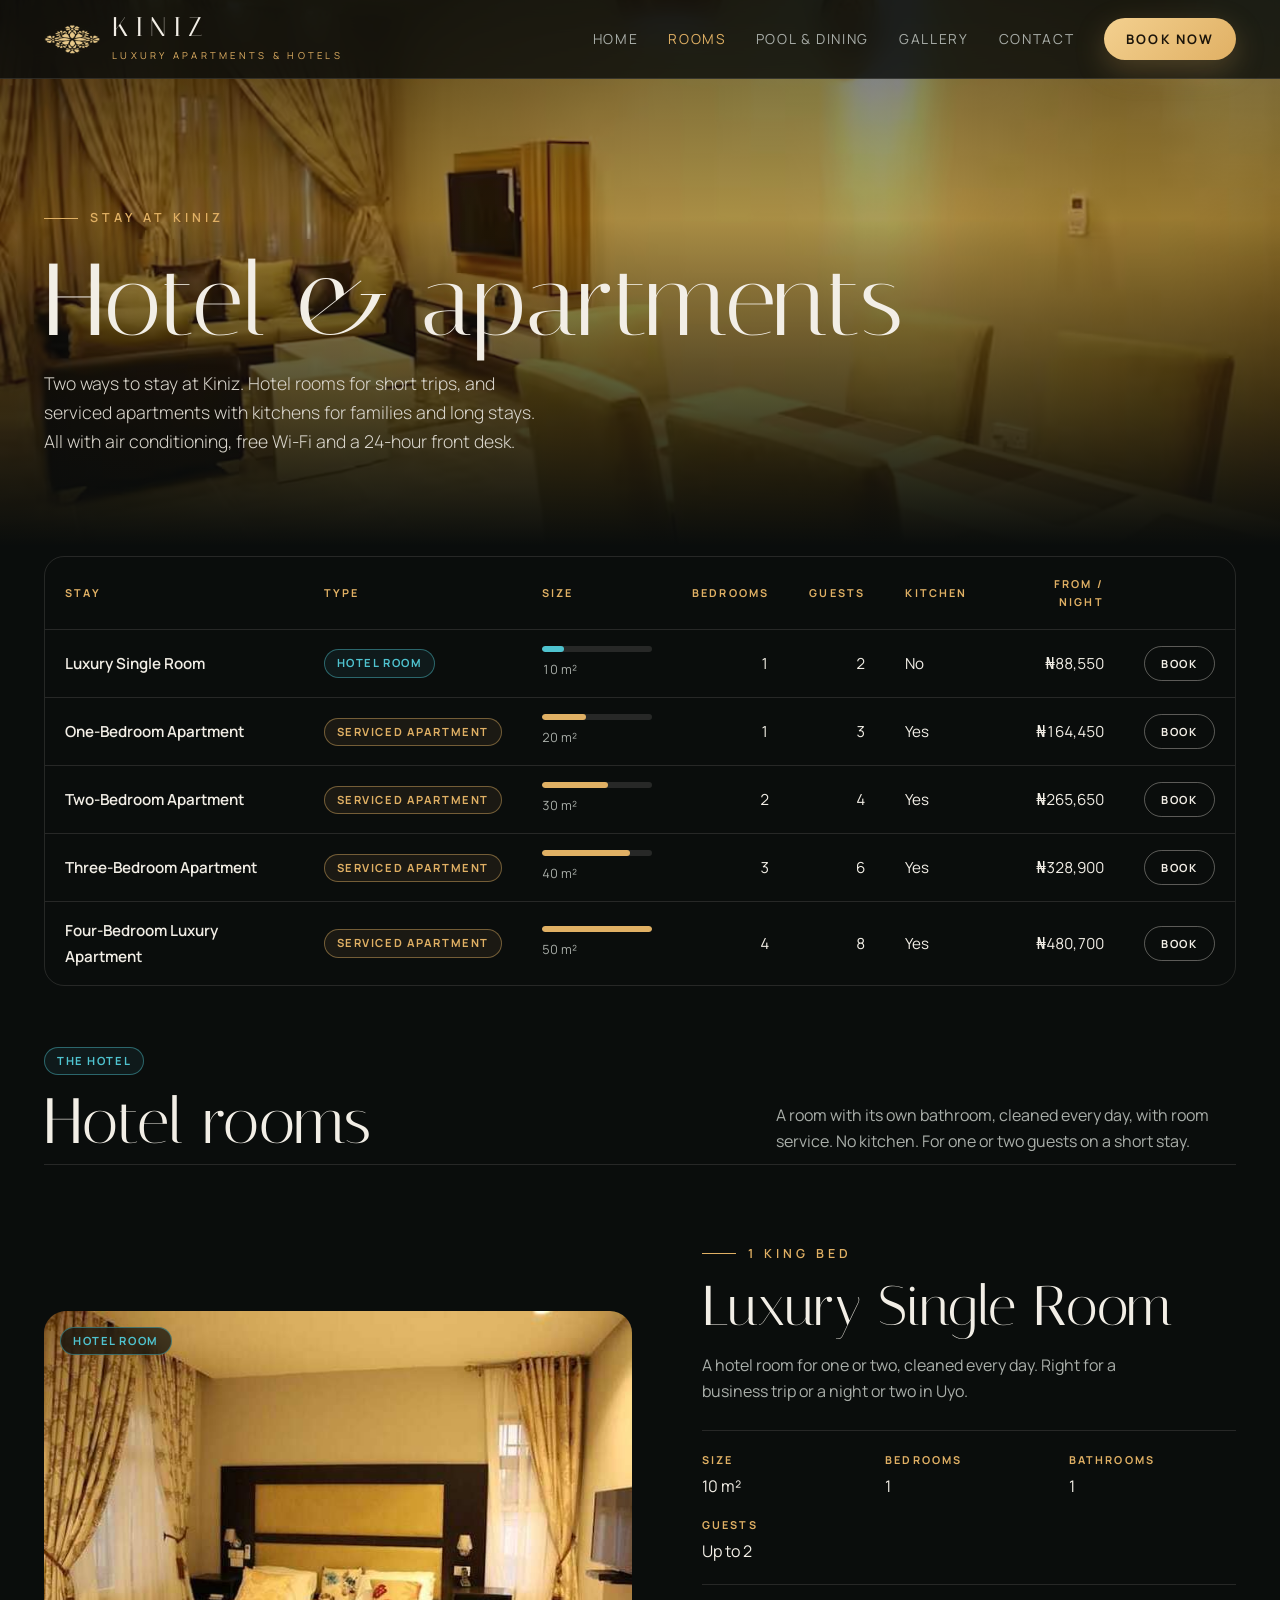
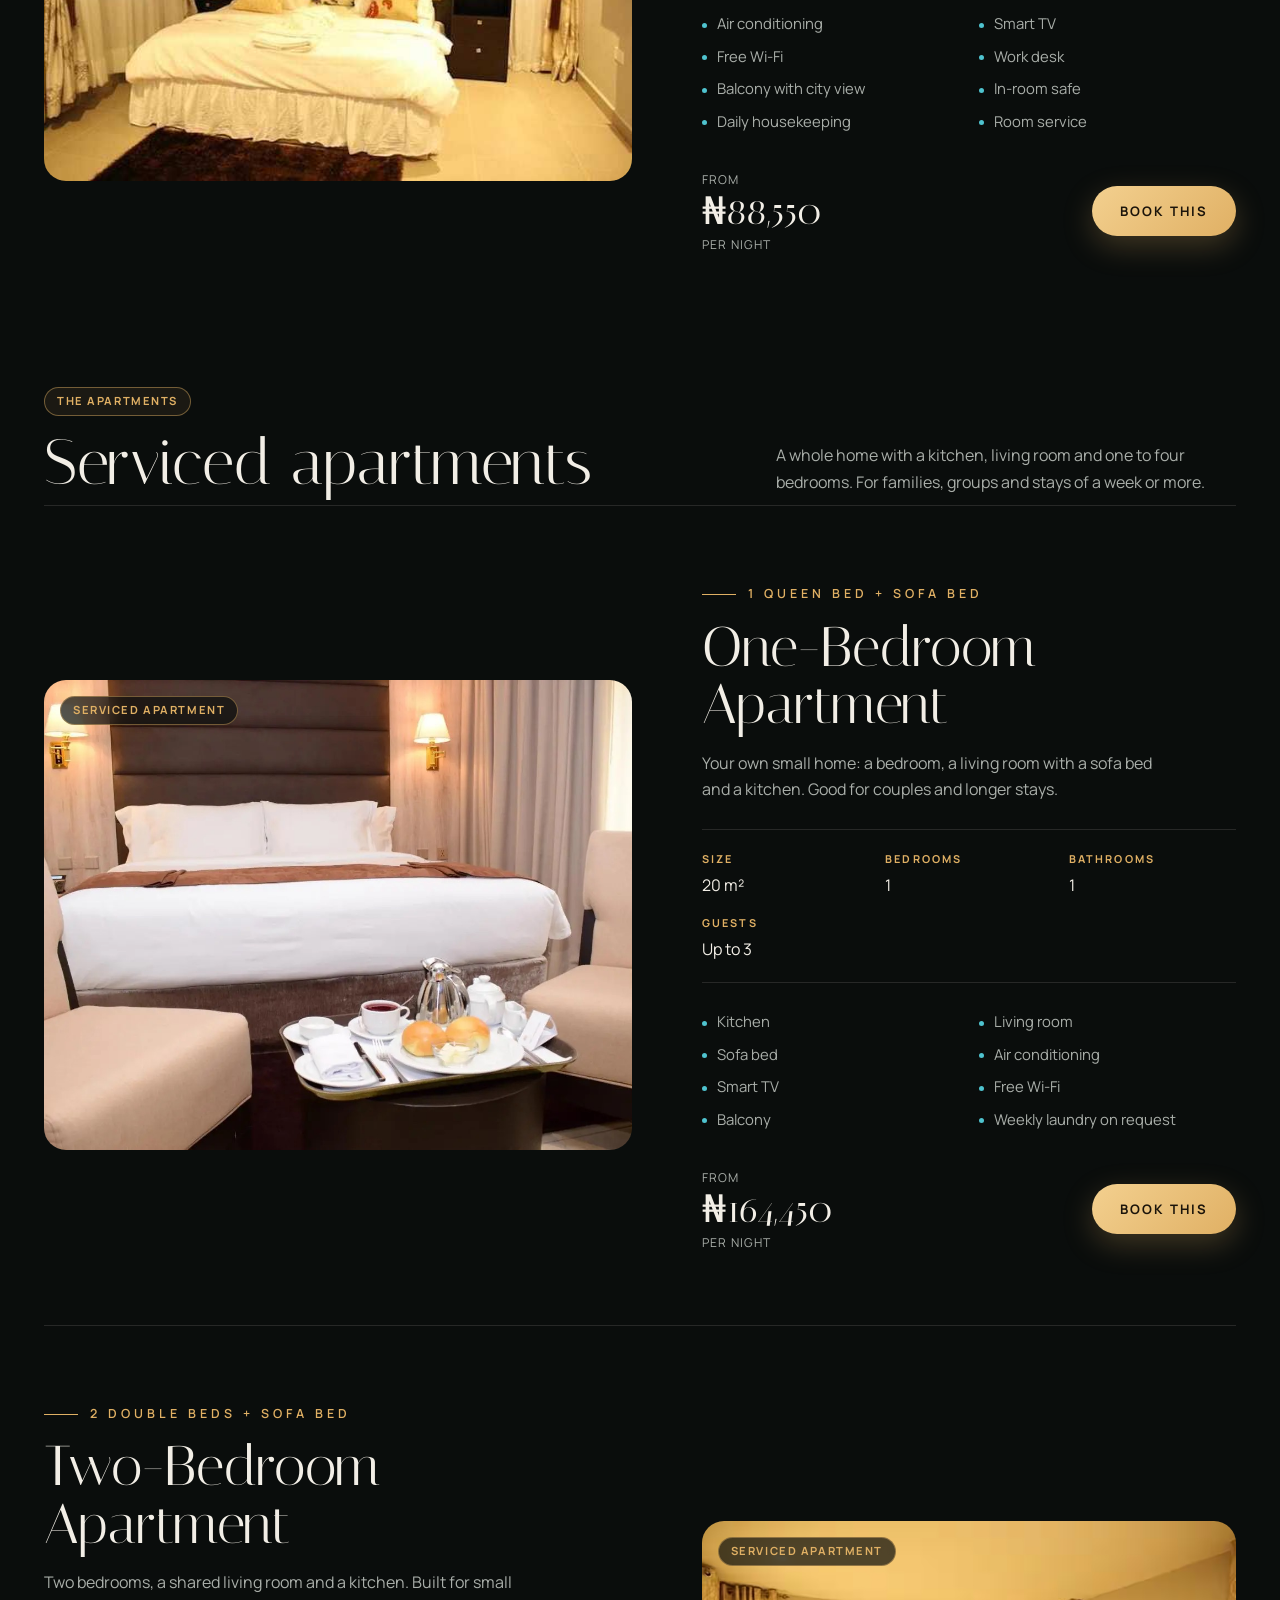
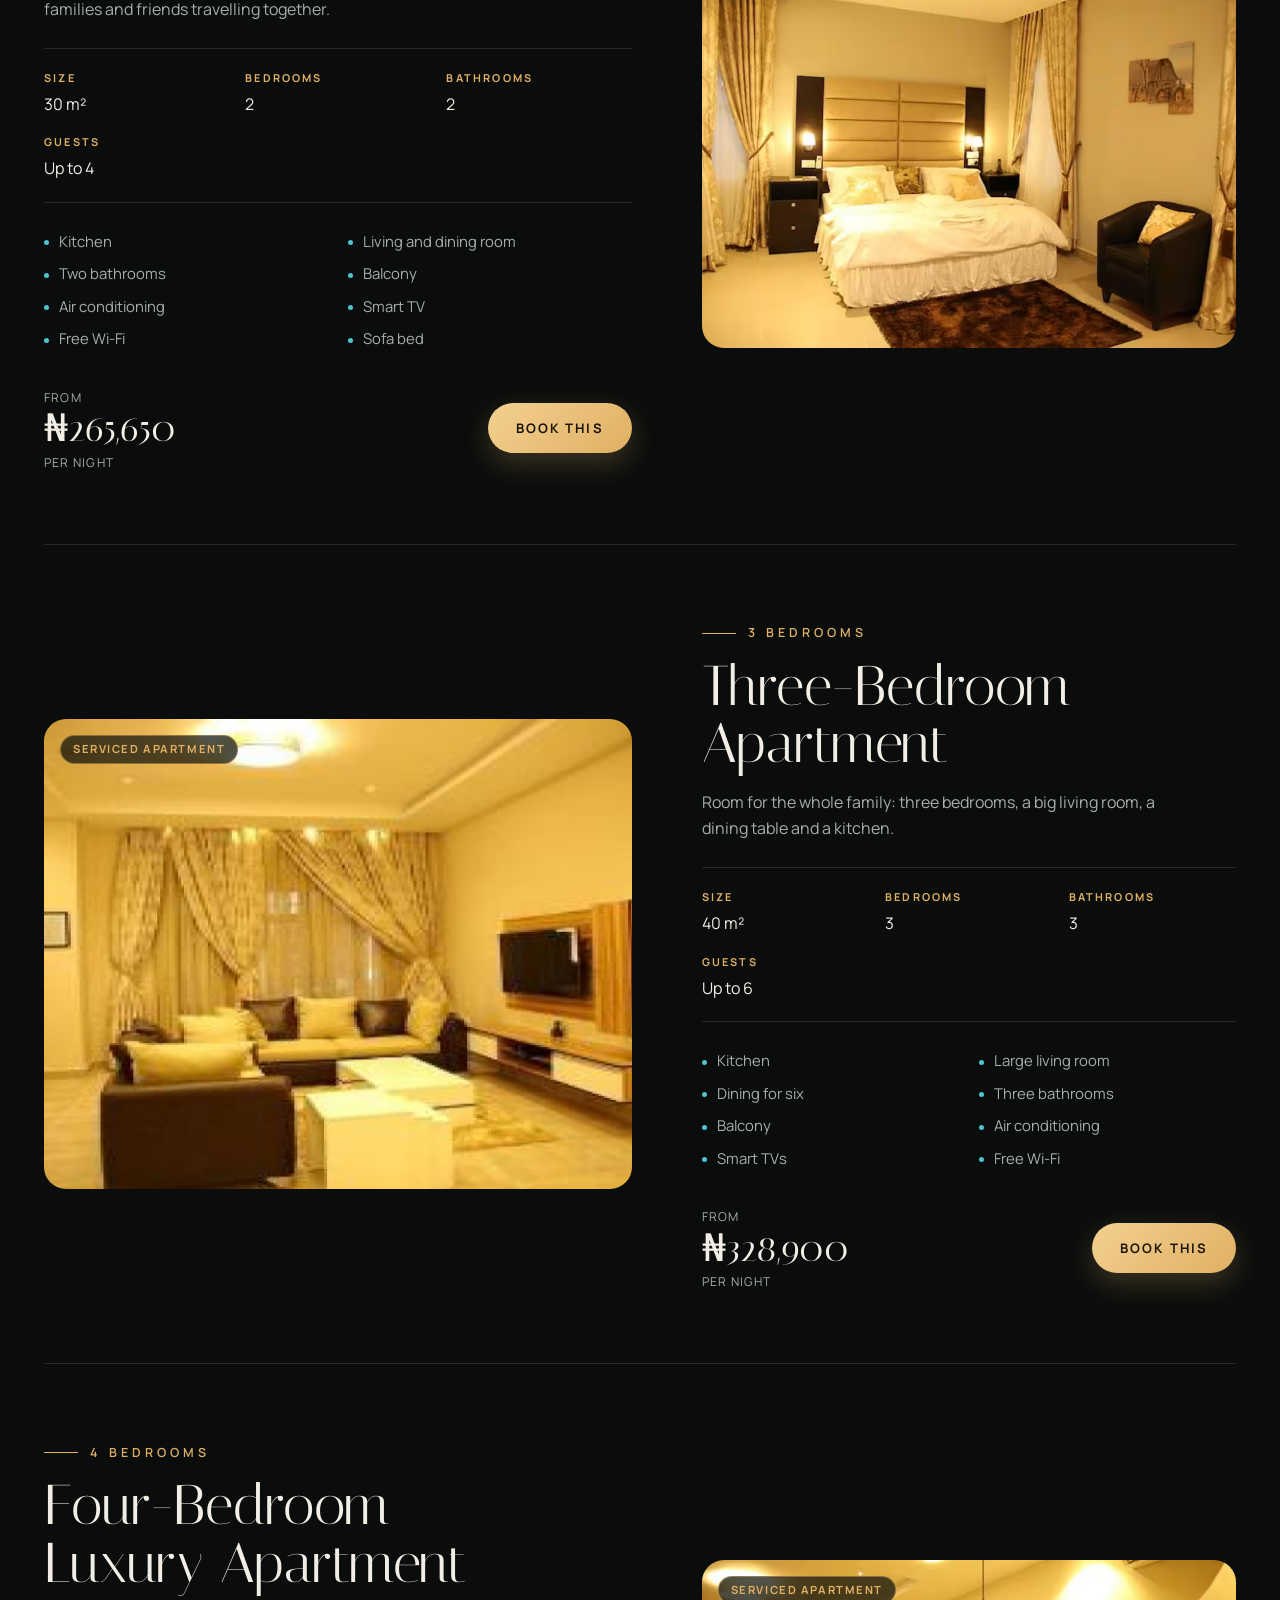
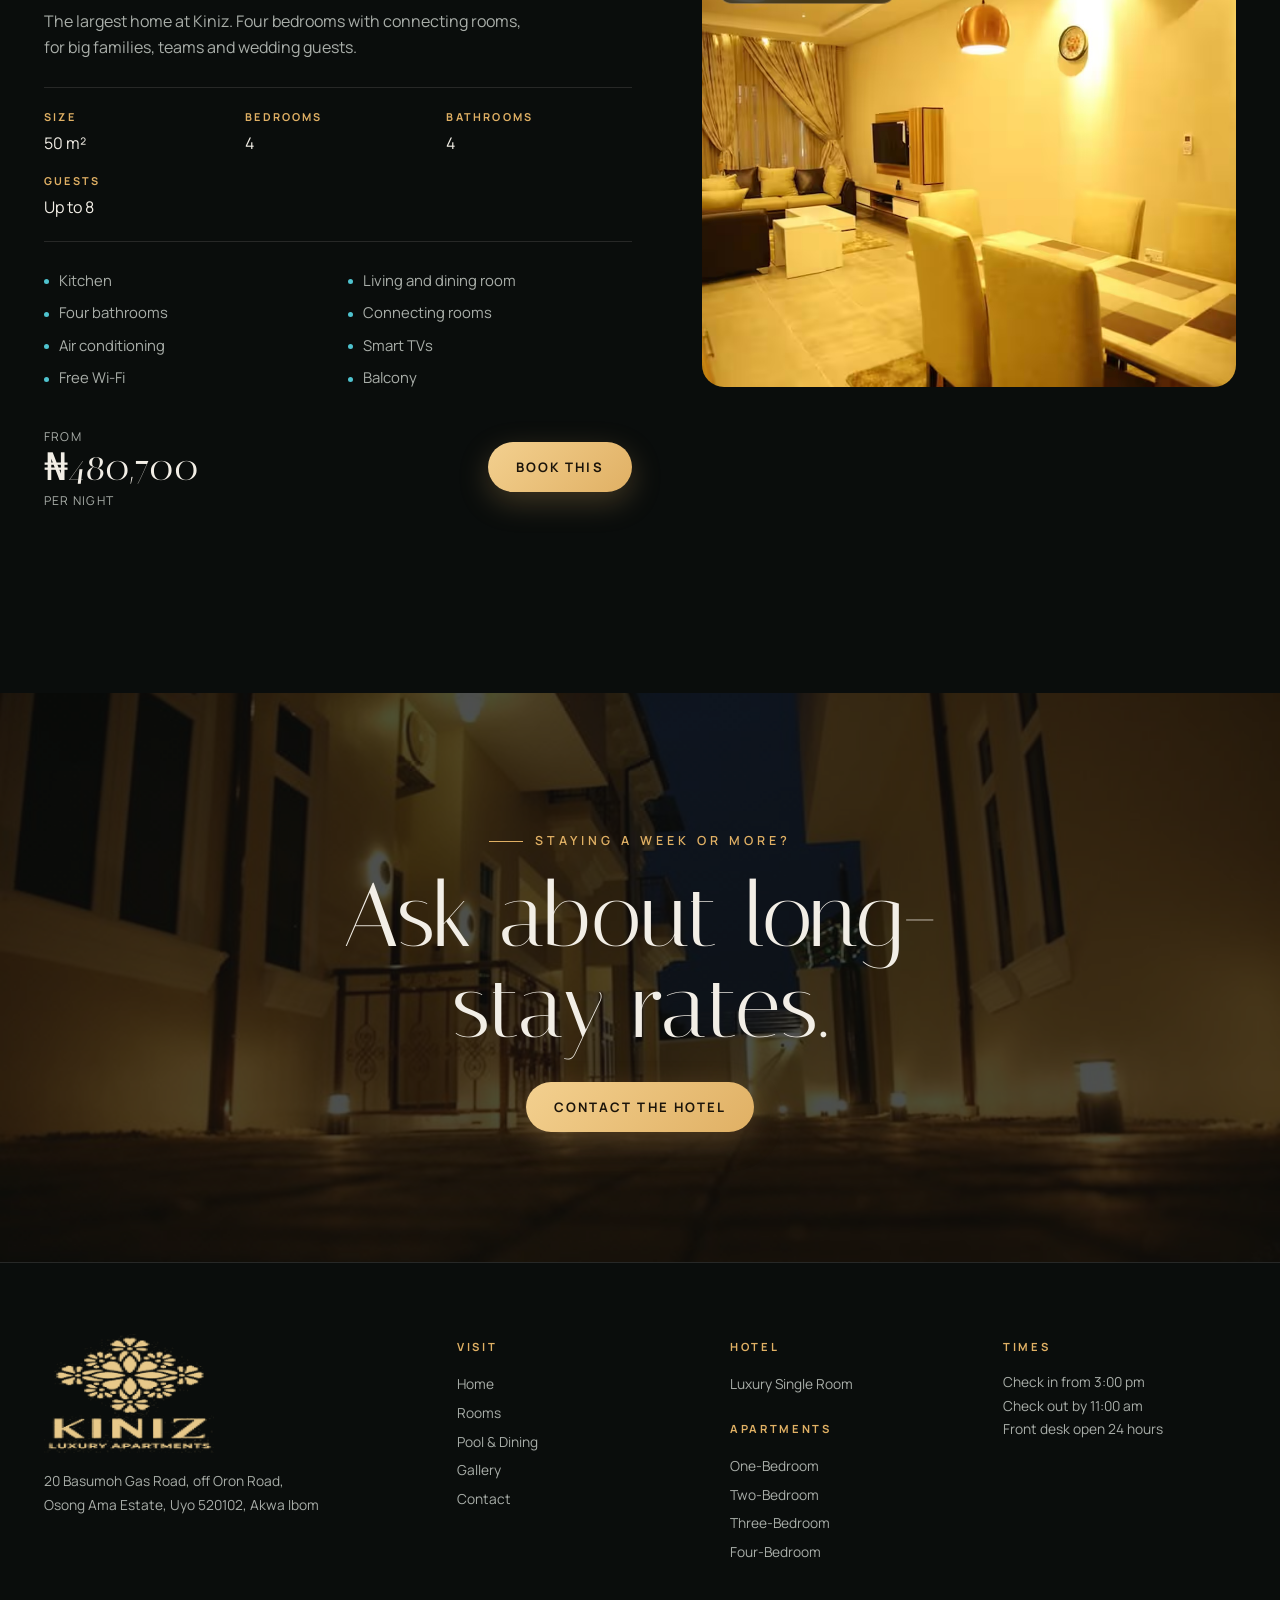
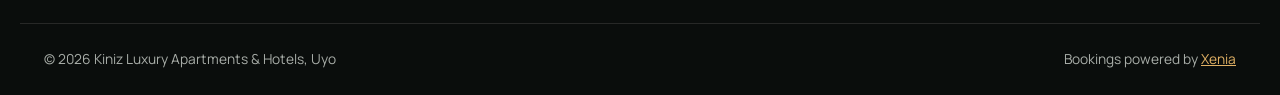
<file: rooms.html>
<!doctype html>
<html lang="en">
<head>
<meta charset="utf-8">
<meta name="viewport" content="width=device-width, initial-scale=1, viewport-fit=cover">
<title>Rooms · Kiniz Luxury Apartments &amp; Hotels, Uyo</title>
<meta name="description" content="Luxury rooms, two-bedroom apartments and a three-bedroom penthouse at Kiniz, Uyo.">
<meta name="robots" content="noindex">
<link rel="preconnect" href="https://fonts.googleapis.com">
<link rel="preconnect" href="https://fonts.gstatic.com" crossorigin>
<link rel="stylesheet" href="https://fonts.googleapis.com/css2?family=Italiana&family=Manrope:wght@300;400;500;600;700&display=swap">
<link rel="stylesheet" href="assets/site.css">
</head>
<body data-page="rooms">
<main>
  <section class="phero">
    <div class="bg" style="background-image:url(images/apt-4bed.jpg)"></div>
    <div class="wrap">
      <span class="kicker">Stay at Kiniz</span>
      <h1>Hotel &amp; apartments</h1>
      <p>Two ways to stay at Kiniz. Hotel rooms for short trips, and serviced apartments with kitchens for families and long stays. All with air conditioning, free Wi-Fi and a 24-hour front desk.</p>
    </div>
  </section>
  <section style="padding-top:0">
    <div class="wrap">
      <div class="tablewrap" id="compare"></div>
      <div class="sect-head" id="hotel" style="scroll-margin-top:80px"><div><span class="pill hotel">The hotel</span><h2>Hotel rooms</h2></div><p>A room with its own bathroom, cleaned every day, with room service. No kitchen. For one or two guests on a short stay.</p></div>
      <div id="hotel-rooms"></div>
      <div class="sect-head" id="apartments" style="scroll-margin-top:80px"><div><span class="pill apartment">The apartments</span><h2>Serviced apartments</h2></div><p>A whole home with a kitchen, living room and one to four bedrooms. For families, groups and stays of a week or more.</p></div>
      <div id="apartments-list"></div>
    </div>
  </section>
  <section class="cta">
    <div class="bg"></div>
    <div class="wrap">
      <span class="kicker">Staying a week or more?</span>
      <h2>Ask about long-stay rates.</h2>
      <a class="btn" href="contact.html">Contact the hotel</a>
    </div>
  </section>
</main>
<script src="assets/site.js"></script>
</body>
</html>
</file>
<file: assets/site.css>
/* Night-lit luxury: the hotel's own photos are all taken after dark under warm lamps,
   so the site lives at night — ink-black ground, lamp-gold accent, full-bleed photography. */
:root{
  --night:#0a0d0c;
  --night-2:#121715;
  --night-3:#1a211e;
  --gold:#e0b064;       /* lamp light */
  --gold-2:#f3d08f;
  --pool:#4fc3cf;       /* lit pool water */
  --text:#f2eee6;
  --dim:#a9aea9;
  --line:rgba(242,238,230,.12);
  --glass:rgba(18,23,21,.62);
  --err:#ff8a7a;
  --ok:#7fd8a6;
  --display:"Italiana", "Didot", "Bodoni 72", Georgia, serif;
  --body:"Manrope", "Segoe UI", system-ui, sans-serif;
  color-scheme:dark;
}
*{box-sizing:border-box}
html{scroll-behavior:smooth}
body{margin:0;background:var(--night);color:var(--text);font:16px/1.65 var(--body);-webkit-font-smoothing:antialiased}
img{max-width:100%;display:block}
a{color:inherit}
:focus-visible{outline:2px solid var(--gold);outline-offset:3px}
.wrap{max-width:1240px;margin:0 auto;padding-inline:24px}
h1,h2,h3{font-family:var(--display);font-weight:400;margin:0;line-height:1.02;text-wrap:balance}
.kicker{display:inline-flex;align-items:center;gap:12px;color:var(--gold);font-size:.78rem;font-weight:600;letter-spacing:.32em;text-transform:uppercase}
.kicker::before{content:"";width:34px;height:1px;background:var(--gold)}

/* ── nav ── */
header{position:fixed;inset:0 0 auto;z-index:50;padding-top:env(safe-area-inset-top,0px);transition:background .35s, backdrop-filter .35s, border-color .35s;border-bottom:1px solid transparent}
header.solid{background:rgba(10,13,12,.82);backdrop-filter:blur(14px);-webkit-backdrop-filter:blur(14px);border-color:var(--line)}
.bar{display:flex;align-items:center;justify-content:space-between;gap:16px;height:78px}
.brand{display:flex;align-items:center;gap:12px;text-decoration:none}
.brand b{font:400 1.7rem/1 var(--display);letter-spacing:.24em}
.brand small{display:block;font-size:.6rem;letter-spacing:.34em;color:var(--gold);margin-top:5px}
@media (max-width:480px){.brand small{letter-spacing:.2em;font-size:.52rem}.brand b{font-size:1.4rem}}
nav{display:flex;align-items:center;gap:30px}
nav a{text-decoration:none;font-size:.86rem;letter-spacing:.12em;text-transform:uppercase;color:var(--dim);transition:color .2s}
nav a:hover{color:var(--text)}
.btn{display:inline-flex;align-items:center;justify-content:center;gap:10px;border:0;cursor:pointer;text-decoration:none;white-space:nowrap;
  font:700 .82rem var(--body);letter-spacing:.16em;text-transform:uppercase;padding:16px 28px;border-radius:999px;
  background:linear-gradient(135deg,var(--gold-2),var(--gold));color:#1b140a;box-shadow:0 10px 30px rgba(224,176,100,.25);transition:transform .2s, box-shadow .2s}
.btn:hover{transform:translateY(-2px);box-shadow:0 16px 40px rgba(224,176,100,.38)}
.btn:disabled{opacity:.45;transform:none;cursor:not-allowed}
.btn.line{background:transparent;color:var(--text);border:1px solid rgba(242,238,230,.35);box-shadow:none}
.btn.line:hover{border-color:var(--gold);color:var(--gold)}
nav .btn{padding:12px 22px}
@media (max-width:860px){nav a:not(.btn){display:none}}

/* ── hero ── */
.hero{position:relative;min-height:min(100svh,920px);display:flex;align-items:flex-end;overflow:hidden;isolation:isolate}
.hero .bg{position:absolute;inset:0;z-index:-2;background:#111 url(../images/courtyard.jpg) center/cover;animation:drift 22s ease-in-out infinite alternate}
.hero::after{content:"";position:absolute;inset:0;z-index:-1;background:
  linear-gradient(180deg,rgba(10,13,12,.55) 0%,rgba(10,13,12,0) 30%,rgba(10,13,12,.2) 55%,var(--night) 100%),
  radial-gradient(60% 50% at 20% 70%,rgba(10,13,12,.6),transparent)}
@keyframes drift{from{transform:scale(1.04)}to{transform:scale(1.14) translate(-1.5%,-1%)}}
@media (prefers-reduced-motion:reduce){.hero .bg{animation:none}html{scroll-behavior:auto}}
.hero-in{width:100%;padding-block:150px 40px}
.hero h1{font-size:clamp(3.2rem,9.5vw,8.6rem);letter-spacing:-.01em;margin:20px 0 18px;max-width:11ch}
.hero h1 em{font-style:normal;color:var(--gold-2)}
.hero p{max-width:44ch;font-size:clamp(1rem,1.4vw,1.15rem);color:#d9d5cc;font-weight:300;margin:0}
.reveal{animation:rise .9s cubic-bezier(.2,.7,.2,1) both}
.reveal.d2{animation-delay:.12s}.reveal.d3{animation-delay:.24s}.reveal.d4{animation-delay:.36s}
@keyframes rise{from{opacity:.001;transform:translateY(24px)}to{opacity:1;transform:none}}
@media (prefers-reduced-motion:reduce){.reveal{animation:none}}

/* booking bar on the hero */
.search{margin-top:44px;display:grid;grid-template-columns:repeat(3,1fr) auto;align-items:end;gap:0;background:var(--glass);
  backdrop-filter:blur(18px) saturate(1.2);-webkit-backdrop-filter:blur(18px) saturate(1.2);border:1px solid var(--line);border-radius:22px;padding:10px;max-width:940px}
.search .f{padding:10px 18px;border-right:1px solid var(--line);min-width:0}
.search .f:nth-child(3){border-right:0}
.search .btn{height:100%;min-height:58px;border-radius:14px}
label{display:block;font-size:.68rem;font-weight:700;letter-spacing:.2em;text-transform:uppercase;color:var(--gold);margin-bottom:4px}
input,select,textarea{width:100%;font:500 1rem var(--body);color:var(--text);background:transparent;border:0;padding:4px 0;outline:none}
select option{background:var(--night-2)}
input::-webkit-calendar-picker-indicator{filter:invert(.85) sepia(.4)}
.hint{margin-top:12px;font-size:.85rem;color:var(--dim)}
.hint .err{color:var(--err)}
@media (max-width:760px){.search{grid-template-columns:1fr 1fr;border-radius:18px}.search .f:nth-child(2){border-right:0}.search .f:nth-child(3){grid-column:1/-1;border-top:1px solid var(--line)}.search .btn{grid-column:1/-1;margin-top:6px}}

/* ── marquee strip ── */
.strip{border-block:1px solid var(--line);overflow:hidden;background:var(--night)}
.strip-in{display:flex;gap:56px;padding-block:20px;width:max-content;animation:slide 38s linear infinite;color:var(--dim);font:400 1.25rem var(--display);letter-spacing:.08em}
.strip-in span::before{content:"✦";color:var(--gold);margin-right:56px;font-size:.8rem;vertical-align:middle}
@keyframes slide{to{transform:translateX(-50%)}}
@media (prefers-reduced-motion:reduce){.strip-in{animation:none}}

section{padding-block:110px}
.head{display:flex;justify-content:space-between;align-items:end;gap:30px;flex-wrap:wrap;margin-bottom:50px}
.head h2{font-size:clamp(2.6rem,5.5vw,4.6rem);margin-top:16px}
.head p{max-width:42ch;color:var(--dim);margin:0}

/* ── story + numbers ── */
.story{display:grid;grid-template-columns:1.05fr 1fr;gap:70px;align-items:center}
.story h2{font-size:clamp(2.4rem,4.6vw,3.9rem);margin:18px 0 24px}
.story p{color:var(--dim);max-width:52ch}
.nums{display:grid;grid-template-columns:repeat(3,1fr);gap:20px;margin-top:40px;border-top:1px solid var(--line);padding-top:28px}
.nums b{display:block;font:400 2.8rem/1 var(--display);color:var(--gold-2)}
.nums span{font-size:.82rem;color:var(--dim);letter-spacing:.06em}
.stack{position:relative;aspect-ratio:4/5;max-width:100%}
.stack img{position:absolute;object-fit:cover;border-radius:18px;box-shadow:0 40px 80px rgba(0,0,0,.6)}
.stack .a{inset:0 18% 16% 0;width:82%;height:84%}
.stack .b{right:0;bottom:0;width:56%;height:52%;border:6px solid var(--night)}
@media (max-width:900px){.story{grid-template-columns:1fr;gap:50px}}

/* ── rooms ── */
.rooms{background:var(--night-2)}
.room{display:grid;grid-template-columns:1fr auto;gap:30px;align-items:center;padding:34px 0;border-top:1px solid var(--line);transition:padding .3s}
.room:last-child{border-bottom:1px solid var(--line)}
.room:hover{padding-inline:14px}
.room .no{font:400 1.1rem var(--display);color:var(--gold)}
.room h3{font-size:clamp(1.9rem,3.4vw,2.9rem)}
.room ul{display:flex;flex-wrap:wrap;gap:6px 22px;margin:12px 0 0;padding:0;list-style:none;color:var(--dim);font-size:.92rem}
.room li::before{content:"";display:inline-block;width:5px;height:5px;border-radius:50%;background:var(--pool);margin-right:9px;vertical-align:middle}
.room .price{text-align:right}
.room .price b{display:block;font:400 2.3rem/1 var(--display);font-variant-numeric:tabular-nums}
.room .price small{color:var(--dim);font-size:.8rem;letter-spacing:.08em}
.room .price .btn{margin-top:16px}
@media (max-width:760px){.room{grid-template-columns:1fr;gap:12px}.room .price{text-align:left}.room:hover{padding-inline:0}}

/* ── pool feature ── */
.feature{position:relative;min-height:640px;display:flex;align-items:center;overflow:hidden;isolation:isolate}
.feature .bg{position:absolute;inset:0;z-index:-2;background:#111 url(../images/pool.jpg) center/cover}
.feature::after{content:"";position:absolute;inset:0;z-index:-1;background:linear-gradient(90deg,rgba(10,13,12,.92) 0%,rgba(10,13,12,.55) 45%,rgba(10,13,12,.1) 100%)}
.feature h2{font-size:clamp(2.8rem,6vw,5.4rem);margin:18px 0 22px;max-width:9ch}
.feature p{max-width:40ch;color:#d4d0c7}

/* ── amenities ── */
.amen{display:grid;grid-template-columns:repeat(4,1fr);gap:1px;background:var(--line);border:1px solid var(--line);border-radius:20px;overflow:hidden}
.amen div{background:var(--night);padding:34px 28px;transition:background .25s}
.amen div:hover{background:var(--night-3)}
.amen svg{width:30px;height:30px;stroke:var(--gold);fill:none;stroke-width:1.4;margin-bottom:22px}
.amen b{display:block;font-weight:600;margin-bottom:6px}
.amen span{color:var(--dim);font-size:.9rem}
@media (max-width:900px){.amen{grid-template-columns:1fr 1fr}}
@media (max-width:480px){.amen{grid-template-columns:1fr}}

/* ── gallery ── */
.gallery{display:grid;grid-template-columns:2fr 1fr 1fr;grid-template-rows:280px 280px;gap:14px}
.gallery figure{margin:0;position:relative;overflow:hidden;border-radius:16px;min-width:0}
.gallery figure:first-child{grid-row:span 2}
.gallery figure:last-child{grid-column:span 2}
.gallery img{width:100%;height:100%;object-fit:cover;transition:transform .8s cubic-bezier(.2,.7,.2,1)}
.gallery figure:hover img{transform:scale(1.06)}
.gallery figcaption{position:absolute;left:18px;bottom:14px;font-size:.78rem;letter-spacing:.18em;text-transform:uppercase;color:#fff;text-shadow:0 2px 12px rgba(0,0,0,.8)}
@media (max-width:760px){.gallery{grid-template-columns:1fr 1fr;grid-template-rows:220px 160px 160px}.gallery figure:first-child{grid-column:span 2;grid-row:auto}.gallery figure:last-child{grid-column:span 2}}

/* ── location ── */
.loc{display:grid;grid-template-columns:1fr 1fr;gap:60px;align-items:start}
.loc address{font-style:normal;font:400 clamp(1.7rem,3vw,2.4rem)/1.25 var(--display);margin:22px 0 30px}
.loc dl{display:grid;grid-template-columns:auto 1fr;gap:16px 30px;margin:0;padding:30px;border:1px solid var(--line);border-radius:20px;background:var(--night-2)}
.loc dt{color:var(--gold);font-size:.72rem;font-weight:700;letter-spacing:.2em;text-transform:uppercase;padding-top:3px}
.loc dd{margin:0;color:var(--text)}
@media (max-width:900px){.loc{grid-template-columns:1fr}}

/* ── final CTA + footer ── */
.cta{position:relative;text-align:center;padding-block:130px;overflow:hidden;isolation:isolate}
.cta .bg{position:absolute;inset:0;z-index:-2;background:#111 url(../images/walkway.jpg) center/cover}
.cta::after{content:"";position:absolute;inset:0;z-index:-1;background:rgba(10,13,12,.72)}
.cta h2{font-size:clamp(2.8rem,7vw,6rem);margin:18px auto 30px;max-width:14ch}
footer{border-top:1px solid var(--line);padding-block:34px;color:var(--dim);font-size:.86rem}
footer .bar{height:auto;flex-wrap:wrap}
footer a{color:var(--gold)}

/* ── booking drawer ── */
.scrim{position:fixed;inset:0;z-index:80;background:rgba(0,0,0,.6);backdrop-filter:blur(4px);opacity:0;pointer-events:none;transition:opacity .3s}
.scrim.on{opacity:1;pointer-events:auto}
.drawer{position:fixed;z-index:90;top:0;right:0;bottom:0;width:min(480px,100%);background:var(--night-2);border-left:1px solid var(--line);
  transform:translateX(102%);transition:transform .45s cubic-bezier(.2,.7,.2,1);display:flex;flex-direction:column;padding:calc(env(safe-area-inset-top,0px) + 26px) 30px calc(env(safe-area-inset-bottom,0px) + 26px);overflow-y:auto}
.drawer.on{transform:none}
.dtop{display:flex;justify-content:space-between;align-items:center;margin-bottom:22px}
.x{background:none;border:1px solid var(--line);color:var(--text);width:40px;height:40px;border-radius:50%;cursor:pointer;font-size:1.2rem}
.x:hover{border-color:var(--gold);color:var(--gold)}
.steps{display:flex;gap:6px;margin-bottom:26px}
.steps i{flex:1;height:2px;background:var(--line);border-radius:2px;transition:background .3s}
.steps i.on{background:var(--gold)}
.drawer h3{font-size:2.3rem}
.drawer .sub{color:var(--dim);font-size:.92rem;margin:6px 0 22px}
.opt{display:grid;grid-template-columns:1fr auto;gap:4px 14px;padding:18px;border:1px solid var(--line);border-radius:14px;margin-bottom:12px;cursor:pointer;transition:border-color .2s, background .2s}
.opt:hover{border-color:rgba(224,176,100,.5)}
.opt.sel{border-color:var(--gold);background:rgba(224,176,100,.07)}
.opt.off{opacity:.4;cursor:not-allowed}
.opt b{font-weight:600}
.opt .p{text-align:right;font-weight:700;font-variant-numeric:tabular-nums;color:var(--gold-2)}
.opt small{color:var(--dim);font-size:.82rem}
.fld{border:1px solid var(--line);border-radius:12px;padding:10px 14px;margin-bottom:12px;transition:border-color .2s}
.fld:focus-within{border-color:var(--gold)}
.two{display:grid;grid-template-columns:1fr 1fr;gap:12px}
.sum{border-top:1px solid var(--line);margin-top:10px;padding-top:16px;font-size:.95rem}
.sum div{display:flex;justify-content:space-between;gap:12px;font-variant-numeric:tabular-nums;color:var(--dim);margin-bottom:6px}
.sum .tot{color:var(--text);font-weight:700;font-size:1.15rem}
.drawer .btn{width:100%;margin-top:18px}
.msg{border-radius:12px;padding:12px 14px;font-size:.9rem;margin-top:14px;border:1px solid}
.msg.err{color:var(--err);border-color:rgba(255,138,122,.35);background:rgba(255,138,122,.07)}
.msg.ok{color:var(--ok);border-color:rgba(127,216,166,.35);background:rgba(127,216,166,.07)}
.link{background:none;border:0;color:var(--gold);font:600 .82rem var(--body);letter-spacing:.12em;text-transform:uppercase;cursor:pointer;padding:0;margin-top:18px}
.code{font:400 3rem/1 var(--display);letter-spacing:.06em;color:var(--gold-2);margin:12px 0 22px}
.tick{width:64px;height:64px;border-radius:50%;border:1px solid var(--gold);display:grid;place-items:center;margin-bottom:22px}
.tick svg{width:28px;height:28px;stroke:var(--gold);fill:none;stroke-width:2}
.note{font-size:.82rem;color:var(--dim);margin-top:14px}

/* ── shared chrome for all pages ── */
nav a[aria-current="page"]{color:var(--gold)}
.menu{display:none;background:none;border:1px solid var(--line);border-radius:50%;width:44px;height:44px;cursor:pointer;position:relative}
.menu i{position:absolute;left:13px;right:13px;height:1.5px;background:var(--text);transition:transform .3s}
.menu i:first-child{top:17px}.menu i:last-child{top:25px}
header.open .menu i:first-child{transform:translateY(4px) rotate(45deg)}
header.open .menu i:last-child{transform:translateY(-4px) rotate(-45deg)}
.sheet{position:fixed;inset:0;z-index:45;background:rgba(10,13,12,.97);display:flex;flex-direction:column;justify-content:center;gap:8px;padding-inline:28px;opacity:0;pointer-events:none;transition:opacity .3s}
.sheet.on{opacity:1;pointer-events:auto}
.sheet a{font:400 2.6rem/1.3 var(--display);text-decoration:none}
.sheet a[aria-current="page"]{color:var(--gold)}
header.open{background:transparent;border-color:transparent;backdrop-filter:none}
@media (max-width:860px){.menu{display:block}}
footer{padding-block:70px 0}
.foot{display:grid;grid-template-columns:1.6fr 1fr 1fr 1fr;gap:40px}
.foot p{margin:16px 0 0;line-height:1.7}
.foot h4{font:700 .7rem var(--body);letter-spacing:.24em;text-transform:uppercase;color:var(--gold);margin:6px 0 16px}
.foot a:not(.brand){display:block;color:var(--dim);text-decoration:none;padding:3px 0}
.foot a:not(.brand):hover{color:var(--text)}
.foot .brand{color:var(--text)}
.fine{display:flex;justify-content:space-between;gap:16px;flex-wrap:wrap;border-top:1px solid var(--line);margin-top:56px;padding-block:24px}
@media (max-width:860px){.foot{grid-template-columns:1fr 1fr}.foot>div:first-child{grid-column:1/-1}}
.room h3 a{text-decoration:none}
.room h3 a:hover{color:var(--gold-2)}

/* ── inner page hero ── */
.phero{position:relative;padding-block:200px 90px;overflow:hidden;isolation:isolate}
.phero .bg{position:absolute;inset:0;z-index:-2;background:#111 center/cover;animation:drift 22s ease-in-out infinite alternate}
.phero::after{content:"";position:absolute;inset:0;z-index:-1;background:linear-gradient(180deg,rgba(10,13,12,.6),rgba(10,13,12,.35) 40%,var(--night))}
.phero h1{font-size:clamp(3rem,8vw,7rem);margin:20px 0 16px}
.phero p{max-width:50ch;color:#d9d5cc;font-weight:300;font-size:1.1rem;margin:0}
@media (prefers-reduced-motion:reduce){.phero .bg{animation:none}}

/* ── rooms page ── */
.rd{display:grid;grid-template-columns:1.1fr 1fr;gap:70px;align-items:center;padding-block:70px;border-top:1px solid var(--line);scroll-margin-top:90px}
.rd.flip .rd-img{order:2}
.rd-img{position:relative;border-radius:22px;overflow:hidden;aspect-ratio:5/4;max-width:100%}
.rd-img img{width:100%;height:100%;object-fit:cover;transition:transform 1s}
.rd:hover .rd-img img{transform:scale(1.04)}
.tag{position:absolute;left:16px;bottom:16px;background:var(--glass);backdrop-filter:blur(10px);-webkit-backdrop-filter:blur(10px);border:1px solid var(--line);border-radius:999px;padding:6px 14px;font-size:.74rem;color:var(--dim)}
.rd-txt h2{font-size:clamp(2.4rem,4.4vw,3.8rem);margin:14px 0 16px}
.rd-txt p{color:var(--dim);max-width:48ch}
.specs{display:grid;grid-template-columns:repeat(3,1fr);gap:16px;margin:26px 0;padding:20px 0;border-block:1px solid var(--line)}
.specs dt{font-size:.68rem;font-weight:700;letter-spacing:.2em;text-transform:uppercase;color:var(--gold)}
.specs dd{margin:4px 0 0}
.has{display:grid;grid-template-columns:1fr 1fr;gap:8px 20px;padding:0;margin:0;list-style:none;color:var(--dim);font-size:.93rem}
.has li::before{content:"";display:inline-block;width:5px;height:5px;border-radius:50%;background:var(--pool);margin-right:10px;vertical-align:middle}
.rd-buy{display:flex;align-items:center;justify-content:space-between;gap:20px;margin-top:32px;flex-wrap:wrap}
.rd-buy b{display:block;font:400 2.4rem/1 var(--display);font-variant-numeric:tabular-nums}
.rd-buy small{color:var(--dim);font-size:.76rem;letter-spacing:.1em}
@media (max-width:900px){.rd{grid-template-columns:1fr;gap:34px}.rd.flip .rd-img{order:0}}

/* ── dining page ── */
.split{display:grid;grid-template-columns:1fr 1fr;gap:70px;align-items:center}
.split.flip>:first-child{order:2}
.split img{border-radius:22px;width:100%;aspect-ratio:4/3;object-fit:cover}
.split h2{font-size:clamp(2.4rem,4.6vw,4rem);margin:16px 0 20px}
.split p{color:var(--dim);max-width:50ch}
.hours{display:grid;grid-template-columns:auto 1fr;gap:10px 28px;margin:26px 0 0;padding:22px 0 0;border-top:1px solid var(--line)}
.hours dt{color:var(--gold);font-size:.7rem;font-weight:700;letter-spacing:.2em;text-transform:uppercase;padding-top:3px}
.hours dd{margin:0}
.menu-list{display:grid;grid-template-columns:1fr 1fr;gap:0 60px}
.dish{display:flex;align-items:baseline;gap:12px;padding:18px 0;border-bottom:1px solid var(--line)}
.dish b{font-weight:500}
.dish small{display:block;color:var(--dim);font-size:.85rem}
.dish span.dots{flex:1;border-bottom:1px dotted rgba(242,238,230,.25);transform:translateY(-4px)}
.dish em{font-style:normal;color:var(--gold-2);font-variant-numeric:tabular-nums}
@media (max-width:900px){.split{grid-template-columns:1fr;gap:34px}.split.flip>:first-child{order:0}.menu-list{grid-template-columns:1fr}}

/* ── gallery page ── */
.masonry{columns:3 320px;column-gap:16px}
.masonry figure{margin:0 0 16px;break-inside:avoid;position:relative;border-radius:16px;overflow:hidden;cursor:zoom-in}
.masonry img{width:100%;transition:transform .8s cubic-bezier(.2,.7,.2,1)}
.masonry figure:hover img{transform:scale(1.05)}
.masonry figcaption{position:absolute;left:16px;bottom:12px;font-size:.74rem;letter-spacing:.18em;text-transform:uppercase;text-shadow:0 2px 12px rgba(0,0,0,.9)}
.lb{position:fixed;inset:0;z-index:100;background:rgba(5,7,6,.94);display:grid;place-items:center;padding:24px;cursor:zoom-out;animation:fade .25s}
.lb img{max-height:88vh;border-radius:12px}
.lb .x{position:absolute;top:calc(env(safe-area-inset-top,0px) + 20px);right:20px}
@keyframes fade{from{opacity:0}}

/* ── contact page ── */
.contact{display:grid;grid-template-columns:1fr 1.1fr;gap:70px}
.cards{display:grid;gap:14px;margin-top:30px}
.cards div{border:1px solid var(--line);border-radius:18px;padding:22px 24px;background:var(--night-2)}
.cards b{display:block;font:400 1.5rem var(--display);margin-top:4px}
.cards span{color:var(--dim);font-size:.9rem}
.cform{border:1px solid var(--line);border-radius:22px;padding:34px;background:var(--night-2)}
.cform h2{font-size:2.6rem;margin-bottom:22px}
.cform .btn{width:100%;margin-top:10px}
.faq{max-width:860px}
.faq details{border-bottom:1px solid var(--line);padding:22px 0}
.faq summary{cursor:pointer;list-style:none;display:flex;justify-content:space-between;gap:20px;font:400 1.5rem var(--display)}
.faq summary::after{content:"+";color:var(--gold);font-family:var(--body);transition:transform .3s}
.faq details[open] summary::after{transform:rotate(45deg)}
.faq p{color:var(--dim);margin:14px 0 0;max-width:62ch}
@media (max-width:900px){.contact{grid-template-columns:1fr;gap:40px}}

/* ── brand marks ── */
.brand .mark{width:56px;height:auto}
.flogo{width:170px;height:auto}
/* ── hotel vs apartments ── */
.doors{display:grid;grid-template-columns:1fr 1fr;gap:20px}
.door{position:relative;min-height:560px;border-radius:24px;overflow:hidden;display:flex;align-items:flex-end;isolation:isolate;text-decoration:none}
.door img{position:absolute;inset:0;width:100%;height:100%;object-fit:cover;z-index:-2;transition:transform 1.2s cubic-bezier(.2,.7,.2,1)}
.door:hover img{transform:scale(1.06)}
.door::after{content:"";position:absolute;inset:0;z-index:-1;background:linear-gradient(180deg,rgba(10,13,12,.1) 30%,rgba(10,13,12,.94))}
.door .in{padding:34px;width:100%}
.door h3{font-size:clamp(2.4rem,4.2vw,3.6rem);margin:14px 0 10px}
.door p{color:#d4d0c7;max-width:40ch;margin:0}
.door .facts{display:grid;grid-template-columns:repeat(3,1fr);gap:12px;margin:24px 0 0;padding:18px 0 0;border-top:1px solid var(--line)}
.door .facts b{display:block;font:400 1.6rem/1.1 var(--display);color:var(--gold-2)}
.door .facts span{font-size:.76rem;color:var(--dim);letter-spacing:.06em}
@media (max-width:860px){.doors{grid-template-columns:1fr}.door{min-height:480px}}
.pill{display:inline-block;border-radius:999px;padding:4px 12px;font-size:.7rem;font-weight:700;letter-spacing:.14em;text-transform:uppercase;border:1px solid}
.pill.hotel{color:var(--pool);border-color:rgba(79,195,207,.45);background:rgba(79,195,207,.08)}
.pill.apartment{color:var(--gold);border-color:rgba(224,176,100,.45);background:rgba(224,176,100,.08)}
.pill.on-img{position:absolute;left:16px;top:16px;background:rgba(10,13,12,.7);backdrop-filter:blur(8px);-webkit-backdrop-filter:blur(8px)}
.tablewrap{overflow-x:auto;margin-top:10px;border:1px solid var(--line);border-radius:20px}
.tablewrap table{width:100%;border-collapse:collapse;min-width:820px;font-size:.95rem}
.tablewrap th{text-align:left;font-size:.68rem;font-weight:700;letter-spacing:.2em;text-transform:uppercase;color:var(--gold);padding:18px 20px;border-bottom:1px solid var(--line)}
.tablewrap td{padding:16px 20px;border-bottom:1px solid var(--line);vertical-align:middle}
.tablewrap tr:last-child td{border-bottom:0}
.tablewrap tbody tr:hover{background:var(--night-3)}
.tablewrap .n{text-align:right;font-variant-numeric:tabular-nums}
.tablewrap td a{text-decoration:none;font-weight:600}
.tablewrap td a:hover{color:var(--gold-2)}
.meter{width:110px;height:6px;border-radius:3px;background:var(--line);overflow:hidden;margin-bottom:4px}
.meter i{display:block;height:100%;border-radius:3px;background:var(--gold)}
tr.hotel .meter i{background:var(--pool)}
.tablewrap small{color:var(--dim);font-variant-numeric:tabular-nums}
.btn.sm{padding:9px 16px;font-size:.7rem}
.grp{font-size:.68rem;font-weight:700;letter-spacing:.22em;text-transform:uppercase;color:var(--gold);margin:18px 0 10px}
.grp:first-child{margin-top:0}
.sect-head{display:flex;align-items:end;justify-content:space-between;gap:20px;flex-wrap:wrap;padding-block:60px 10px}
.sect-head h2{font-size:clamp(2.6rem,5vw,4.4rem);margin-top:14px}
.sect-head p{max-width:46ch;color:var(--dim);margin:0}
.pill{white-space:nowrap}
@media (max-width:480px){.brand small{display:none}.brand .mark{width:46px}nav .btn{padding:10px 16px;font-size:.72rem}nav{gap:12px}}
</file>
